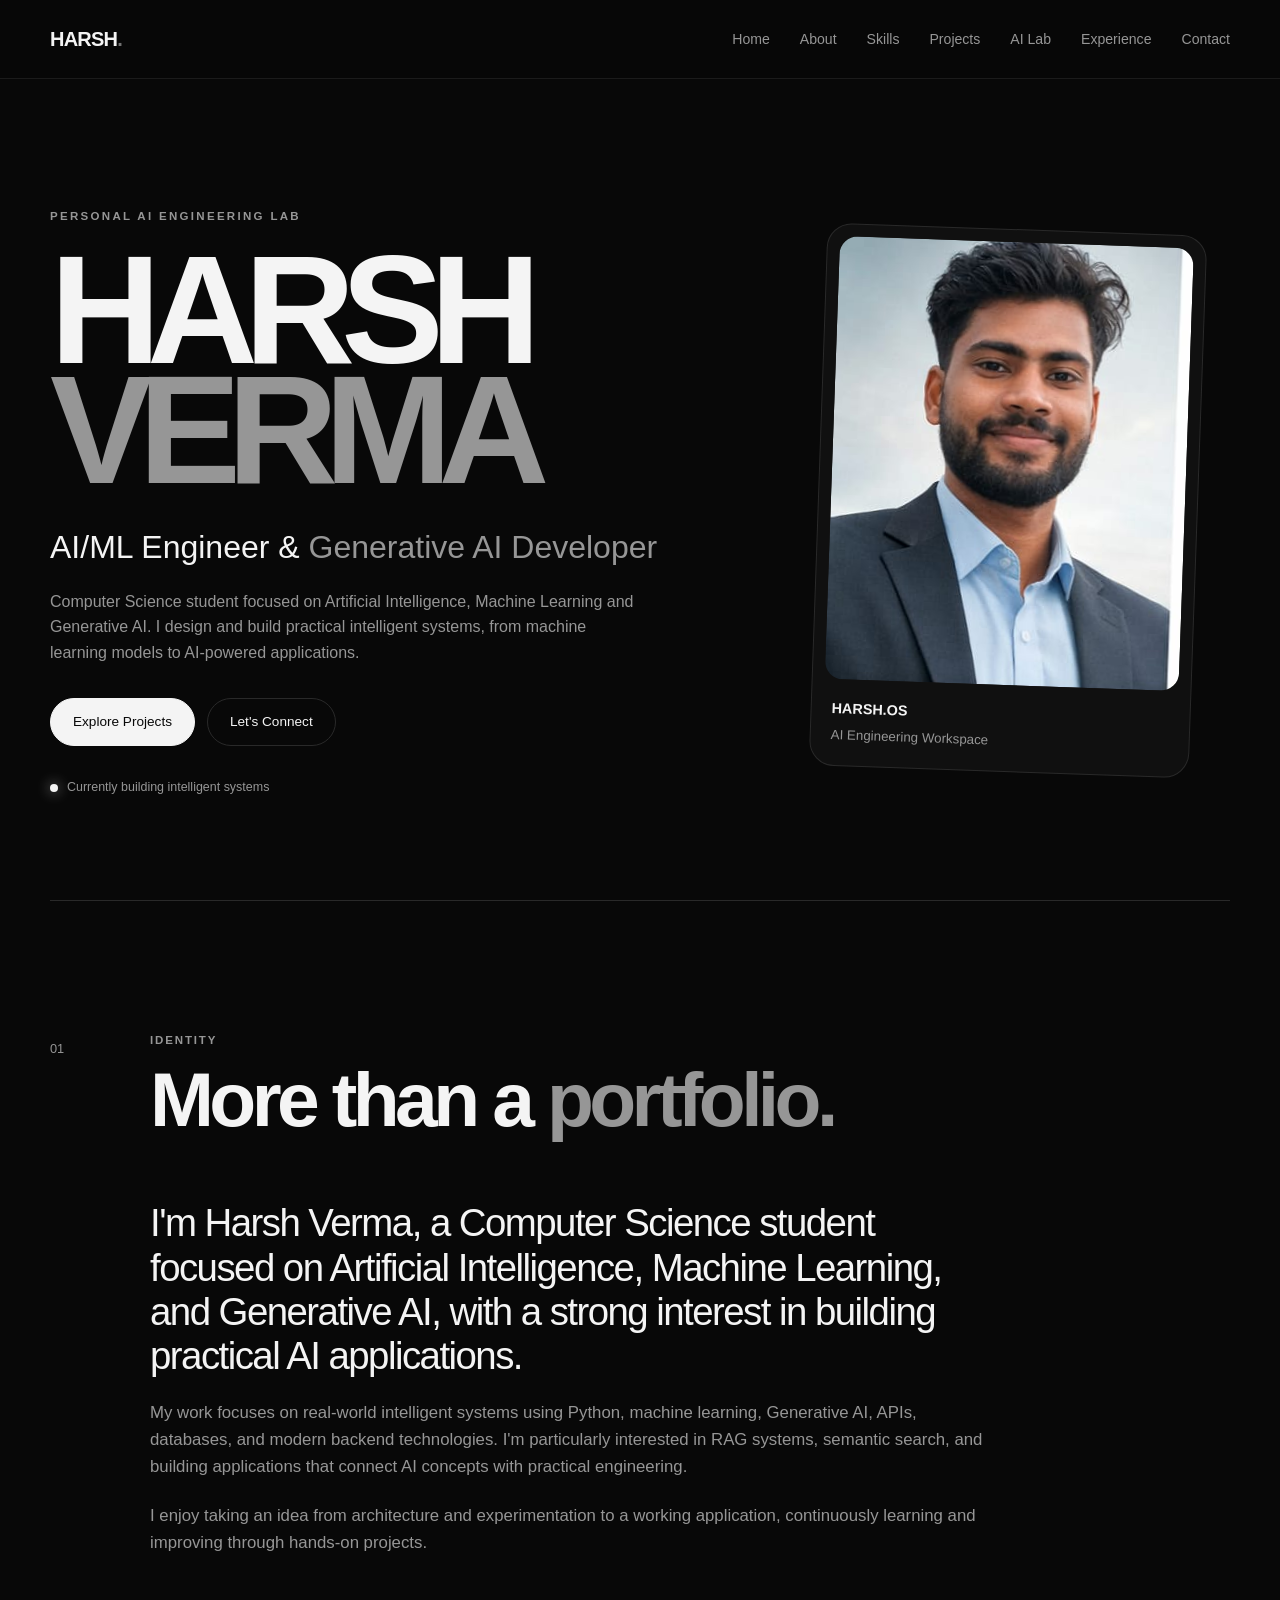
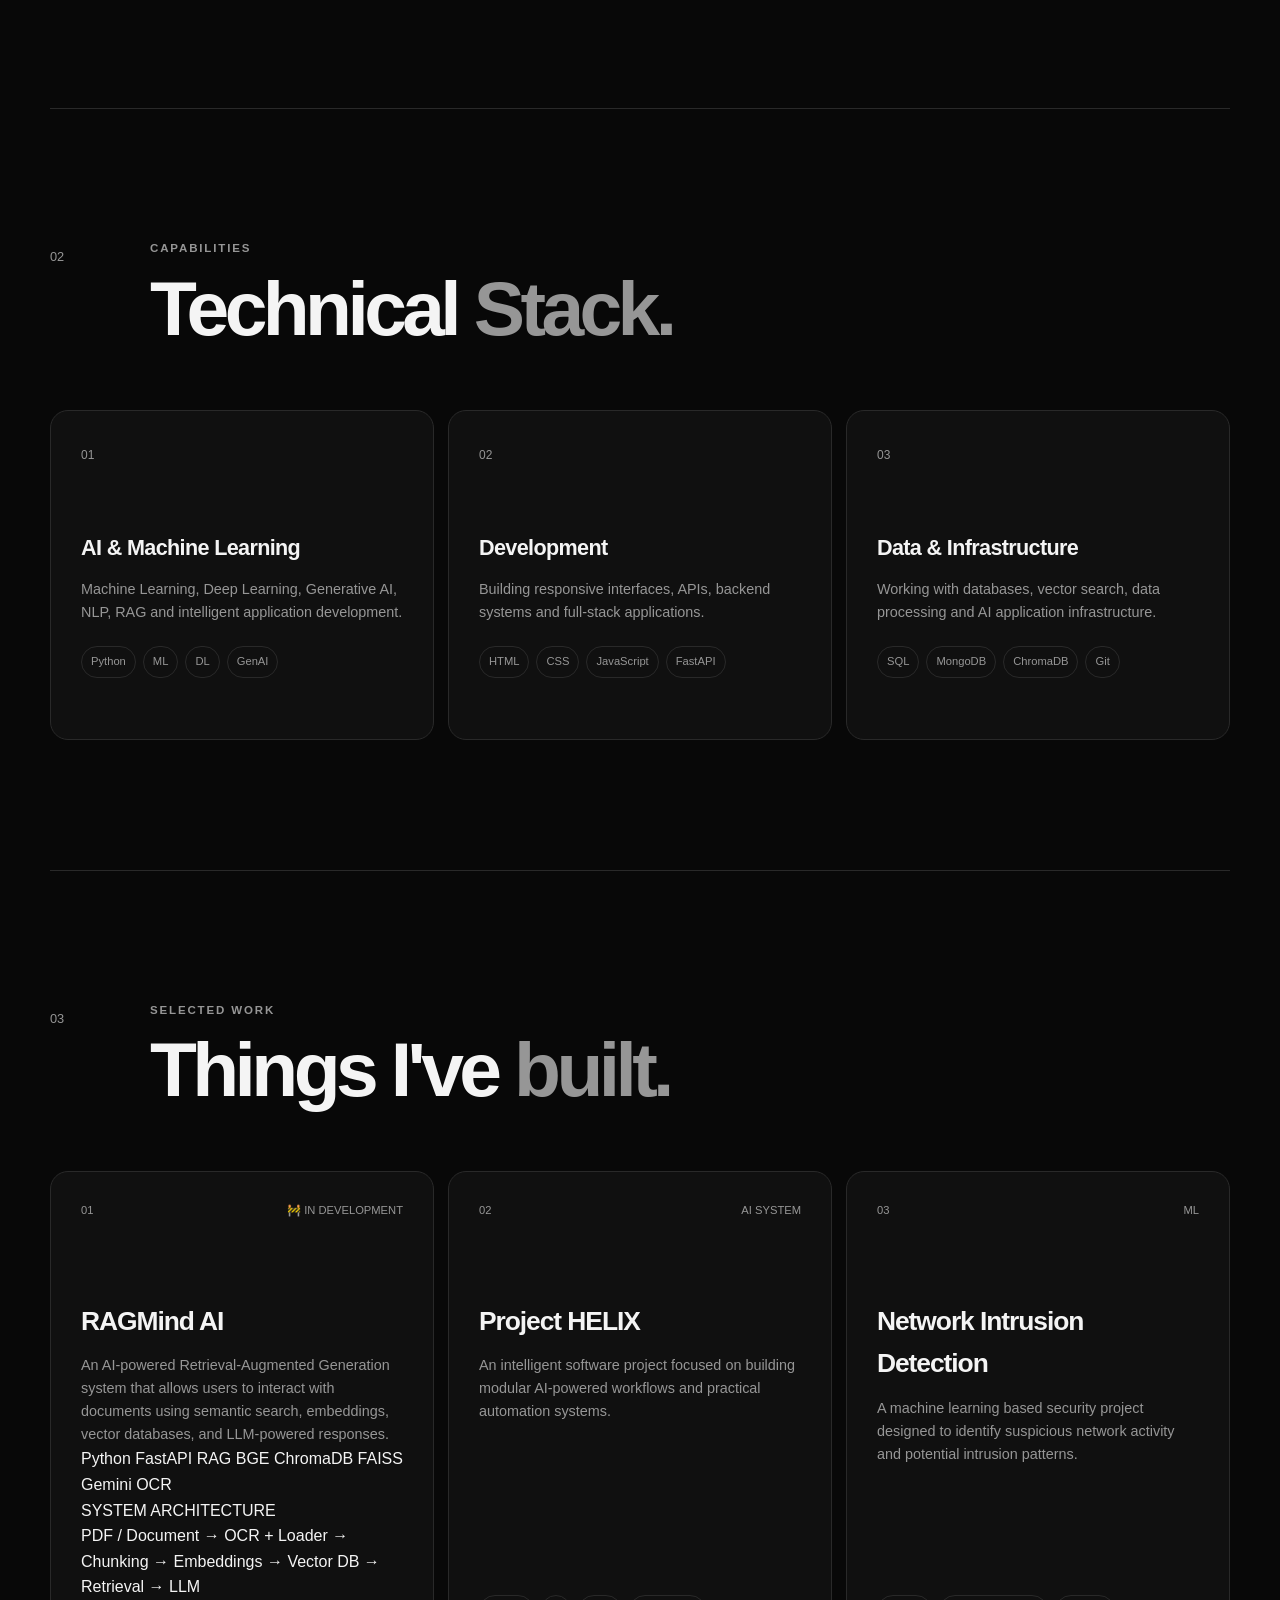
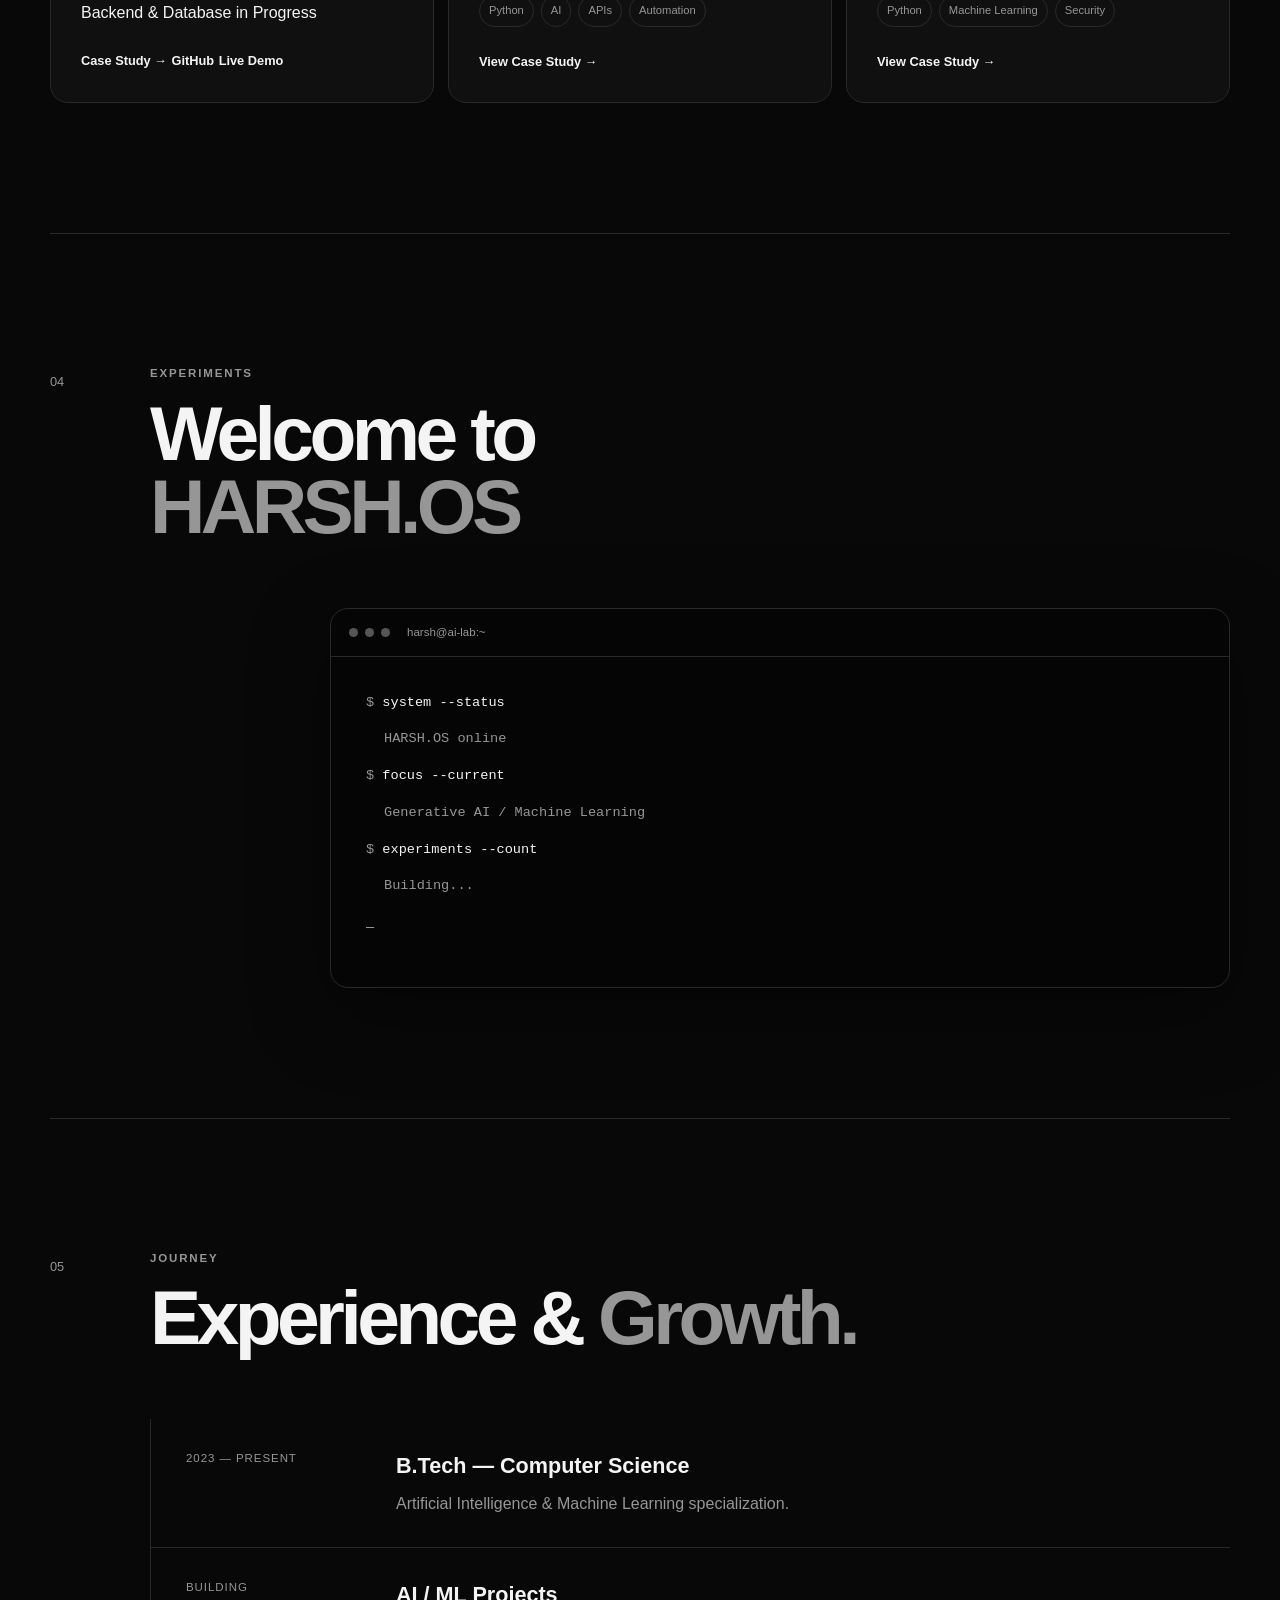
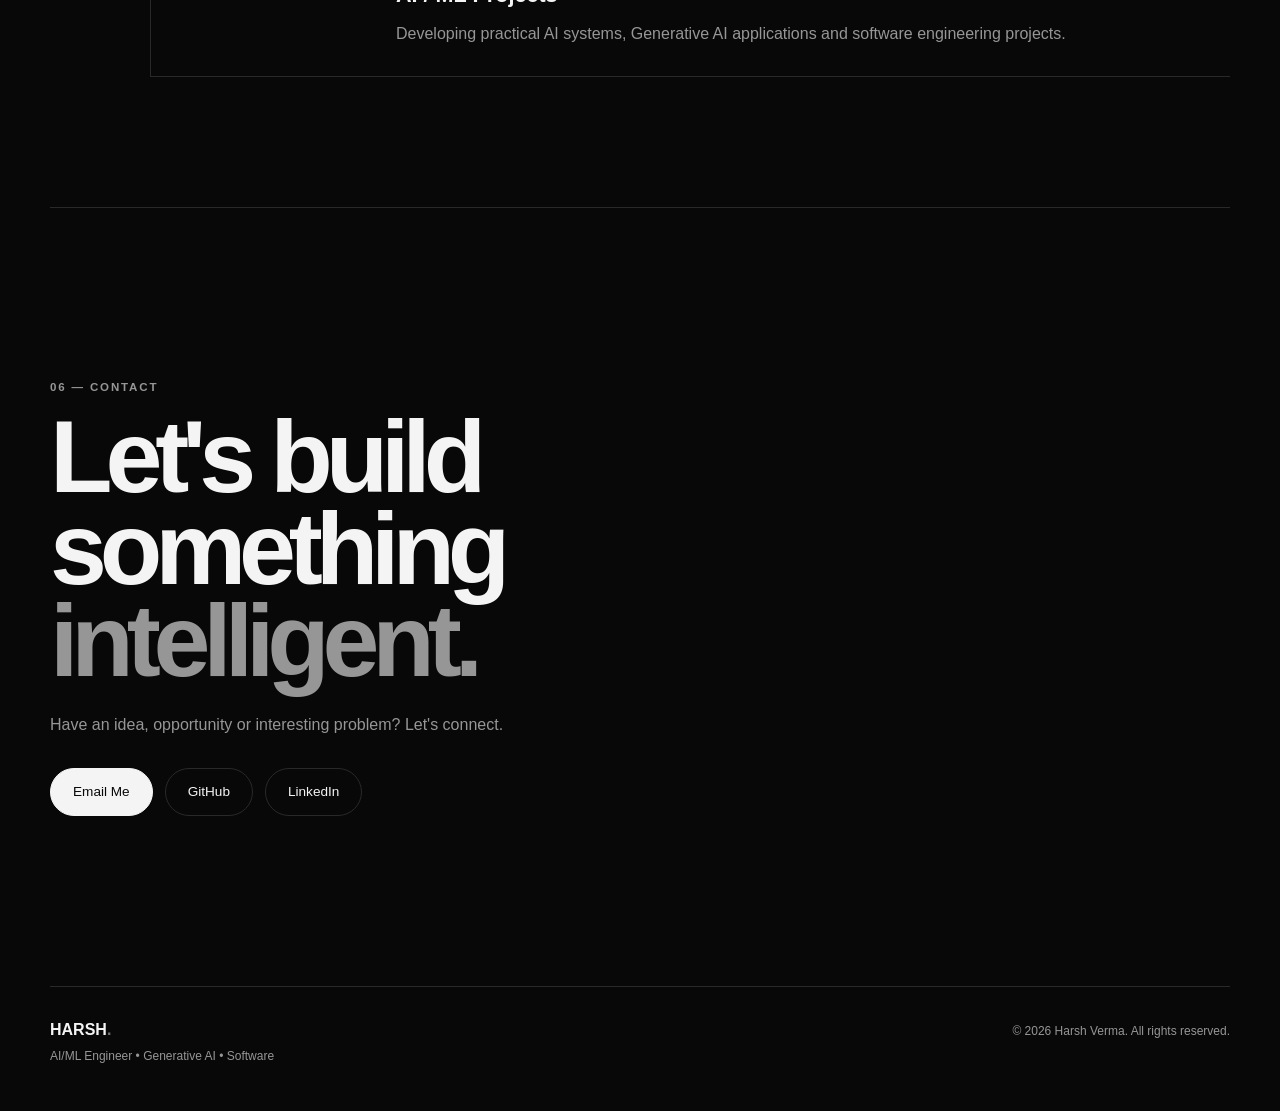
<file: index.html>
<!DOCTYPE html>
<html lang="en">

<head>
    <meta charset="UTF-8">
    <meta name="google-site-verification" content="KzKReEHYGJlzhp_-ORJ8Y1X1D4w4XyR40djyU3JhPGs" />
    <meta name="viewport" content="width=device-width, initial-scale=1.0">

    <!-- Primary SEO -->
    <title>Harsh Verma | AI/ML Engineer & Generative AI Developer</title>

    <meta name="description"
        content="Harsh Verma is an AI/ML Engineer and Generative AI Developer building intelligent systems, RAG applications, and practical machine learning projects.">

    <meta name="author" content="Harsh Verma">

    <meta name="robots" content="index, follow">
    <meta name="googlebot" content="index, follow">

    <!-- Canonical URL -->
    <link rel="canonical" href="https://harshverma3105006-ux.github.io/">

    <!-- Theme -->
    <meta name="theme-color" content="#0a0a0a">

    <!-- Open Graph -->
    <meta property="og:type" content="website">
    <meta property="og:title" content="Harsh Verma | AI/ML Engineer & Generative AI Developer">
    <meta property="og:description"
        content="Harsh Verma is an AI/ML Engineer and Generative AI Developer building intelligent systems, RAG applications, and practical machine learning projects.">
    <meta property="og:url" content="https://harshverma3105006-ux.github.io/">
    <meta property="og:site_name" content="Harsh Verma">
    <meta property="og:image" content="https://harshverma3105006-ux.github.io/profile.jpg.jpeg">
    <meta property="og:image:alt" content="Harsh Verma - AI/ML Engineer">

    <!-- Twitter / X -->
    <meta name="twitter:card" content="summary_large_image">
    <meta name="twitter:title" content="Harsh Verma | AI/ML Engineer & Generative AI Developer">
    <meta name="twitter:description"
        content="Harsh Verma is an AI/ML Engineer and Generative AI Developer building intelligent systems, RAG applications, and practical machine learning projects.">
    <meta name="twitter:image" content="https://harshverma3105006-ux.github.io/profile.jpg.jpeg">

    <!-- Favicon -->
    <link rel="icon" type="image/jpeg" href="profile.jpg.jpeg">

    <!-- Main stylesheet -->
    <link rel="stylesheet" href="css/style.css">

    <!-- Person Structured Data -->
    <script type="application/ld+json">
    {
        "@context": "https://schema.org",
        "@type": "Person",
        "@id": "https://harshverma3105006-ux.github.io/#person",
        "name": "Harsh Verma",
        "givenName": "Harsh",
        "familyName": "Verma",
        "url": "https://harshverma3105006-ux.github.io/",
        "mainEntityOfPage": {
            "@id": "https://harshverma3105006-ux.github.io/#webpage"
        },
        "jobTitle": "AI/ML Engineer & Generative AI Developer",
        "description": "AI/ML Engineer and Generative AI Developer building intelligent systems, RAG applications, and machine learning solutions.",
        "image": "https://harshverma3105006-ux.github.io/profile.jpg.jpeg",
        "sameAs": [
            "https://github.com/harshverma3105006-ux",
            "https://www.linkedin.com/in/harsh-verma-4930ab330/"
        ],
        "knowsAbout": [
            "Artificial Intelligence",
            "Machine Learning",
            "Generative AI",
            "Retrieval-Augmented Generation",
            "RAG",
            "Deep Learning",
            "NLP",
            "Python",
            "FastAPI",
            "SQL",
            "MongoDB",
            "ChromaDB",
            "FAISS"
        ]
    }
    </script>

    <!-- Website Structured Data -->
    <script type="application/ld+json">
    {
        "@context": "https://schema.org",
        "@type": "WebSite",
        "@id": "https://harshverma3105006-ux.github.io/#website",
        "name": "Harsh Verma",
        "url": "https://harshverma3105006-ux.github.io/",
        "description": "Official portfolio of Harsh Verma, AI/ML Engineer and Generative AI Developer.",
        "author": {
            "@id": "https://harshverma3105006-ux.github.io/#person"
        },
        "publisher": {
            "@id": "https://harshverma3105006-ux.github.io/#person"
        }
    }
    </script>

    <!-- WebPage Structured Data -->
    <script type="application/ld+json">
    {
        "@context": "https://schema.org",
        "@type": "WebPage",
        "@id": "https://harshverma3105006-ux.github.io/#webpage",
        "url": "https://harshverma3105006-ux.github.io/",
        "name": "Harsh Verma | AI/ML Engineer & Generative AI Developer",
        "description": "Harsh Verma is an AI/ML Engineer and Generative AI Developer building intelligent systems, RAG applications, and practical machine learning projects.",
        "author": {
            "@id": "https://harshverma3105006-ux.github.io/#person"
        },
        "isPartOf": {
            "@id": "https://harshverma3105006-ux.github.io/#website"
        },
        "primaryImageOfPage": "https://harshverma3105006-ux.github.io/profile.jpg.jpeg"
    }
    </script>

</head>

<body>

    <!-- ================= NAVIGATION ================= -->

    <header class="site-header">

        <nav class="navbar">

            <a href="#home" class="logo">
                HARSH<span>.</span>
            </a>

            <button class="menu-toggle" id="menuToggle" aria-label="Open navigation menu">
                ☰
            </button>

            <div class="nav-links" id="navLinks">
                <a href="#home">Home</a>
                <a href="#about">About</a>
                <a href="#skills">Skills</a>
                <a href="#projects">Projects</a>
                <a href="#lab">AI Lab</a>
                <a href="#experience">Experience</a>
                <a href="#contact">Contact</a>
            </div>

        </nav>

    </header>


    <!-- ================= MAIN ================= -->

    <main>

        <!-- ================= HERO ================= -->

        <section id="home" class="hero">

            <div class="hero-content">

                <p class="eyebrow">
                    PERSONAL AI ENGINEERING LAB
                </p>

                <h1>
                    HARSH
                    <span>VERMA</span>
                </h1>

                <h2>
                    AI/ML Engineer &amp;
                    <span>Generative AI Developer</span>
                </h2>

                <p class="hero-description">
                    Computer Science student focused on Artificial Intelligence,
                    Machine Learning and Generative AI. I design and build
                    practical intelligent systems, from machine learning models
                    to AI-powered applications.
                </p>

                <div class="hero-actions">

                    <a href="#projects" class="btn btn-primary">
                        Explore Projects
                    </a>

                    <a href="#contact" class="btn btn-secondary">
                        Let's Connect
                    </a>

                </div>

                <div class="hero-status">
                    <span class="status-dot"></span>

                    <span>
                        Currently building intelligent systems
                    </span>
                </div>

            </div>


            <div class="hero-visual">

                <div class="profile-card">

                    <div class="profile-image-wrapper">

                        <img src="profile.jpg.jpeg" alt="Harsh Verma — AI/ML Engineer" class="profile-image">

                    </div>

                    <div class="profile-info">

                        <span>HARSH.OS</span>

                        <small>
                            AI Engineering Workspace
                        </small>

                    </div>

                </div>

            </div>

        </section>


        <!-- ================= ABOUT ================= -->

        <section id="about" class="section about-section">

            <div class="section-heading">

                <span>01</span>

                <div>
                    <p class="section-label">IDENTITY</p>

                    <h2>
                        More than a
                        <span>portfolio.</span>
                    </h2>
                </div>

            </div>

            <div class="about-content">

                <p class="about-lead">
                    I'm Harsh Verma, a Computer Science student focused on Artificial Intelligence, Machine Learning,
                    and Generative AI, with a strong interest in building practical AI applications.
                </p>

                <p>
                    My work focuses on real-world intelligent systems using Python, machine learning, Generative AI,
                    APIs, databases, and modern backend technologies. I'm particularly interested in RAG systems,
                    semantic search, and building applications that connect AI concepts with practical engineering.
                </p>

                <p>
                    I enjoy taking an idea from architecture and experimentation to a working application, continuously
                    learning and improving through hands-on projects.
                </p>

            </div>

        </section>


        <!-- ================= SKILLS ================= -->

        <section id="skills" class="section skills-section">

            <div class="section-heading">

                <span>02</span>

                <div>
                    <p class="section-label">CAPABILITIES</p>

                    <h2>
                        Technical
                        <span>Stack.</span>
                    </h2>
                </div>

            </div>


            <div class="skills-grid">

                <article class="skill-card">

                    <span class="skill-number">01</span>

                    <h3>AI &amp; Machine Learning</h3>

                    <p>
                        Machine Learning, Deep Learning,
                        Generative AI, NLP, RAG and intelligent
                        application development.
                    </p>

                    <div class="skill-tags">
                        <span>Python</span>
                        <span>ML</span>
                        <span>DL</span>
                        <span>GenAI</span>
                    </div>

                </article>


                <article class="skill-card">

                    <span class="skill-number">02</span>

                    <h3>Development</h3>

                    <p>
                        Building responsive interfaces,
                        APIs, backend systems and full-stack
                        applications.
                    </p>

                    <div class="skill-tags">
                        <span>HTML</span>
                        <span>CSS</span>
                        <span>JavaScript</span>
                        <span>FastAPI</span>
                    </div>

                </article>


                <article class="skill-card">

                    <span class="skill-number">03</span>

                    <h3>Data &amp; Infrastructure</h3>

                    <p>
                        Working with databases, vector search,
                        data processing and AI application
                        infrastructure.
                    </p>

                    <div class="skill-tags">
                        <span>SQL</span>
                        <span>MongoDB</span>
                        <span>ChromaDB</span>
                        <span>Git</span>
                    </div>

                </article>

            </div>

        </section>


        <!-- ================= PROJECTS ================= -->

        <section id="projects" class="section projects-section">

            <div class="section-heading">

                <span>03</span>

                <div>
                    <p class="section-label">SELECTED WORK</p>

                    <h2>
                        Things I've
                        <span>built.</span>
                    </h2>
                </div>

            </div>


            <div class="projects-grid">

                <!-- RAGMind AI -->

                <article class="project-card">

                    <div class="project-top">

                        <span class="project-number">01</span>

                        <span class="project-status">
                            🚧 IN DEVELOPMENT
                        </span>

                    </div>

                    <h3>RAGMind AI</h3>

                    <p class="project-description">
                        An AI-powered Retrieval-Augmented Generation system
                        that allows users to interact with documents using
                        semantic search, embeddings, vector databases,
                        and LLM-powered responses.
                    </p>

                    <div class="project-stack">
                        <span>Python</span>
                        <span>FastAPI</span>
                        <span>RAG</span>
                        <span>BGE</span>
                        <span>ChromaDB</span>
                        <span>FAISS</span>
                        <span>Gemini</span>
                        <span>OCR</span>
                    </div>

                    <div class="project-architecture">

                        <div class="architecture-label">
                            SYSTEM ARCHITECTURE
                        </div>

                        <div class="architecture-flow">
                            <span>PDF / Document</span>
                            <span>→</span>
                            <span>OCR + Loader</span>
                            <span>→</span>
                            <span>Chunking</span>
                            <span>→</span>
                            <span>Embeddings</span>
                            <span>→</span>
                            <span>Vector DB</span>
                            <span>→</span>
                            <span>Retrieval</span>
                            <span>→</span>
                            <span>LLM</span>
                        </div>

                    </div>

                    <div class="project-footer">

                        <span class="project-status-text">
                            Backend &amp; Database in Progress
                        </span>

                        <div class="project-links">

                            <a href="https://harshverma3105006-ux.github.io/blog/ragmind-ai-first-rag-application.html"
                                class="project-link" aria-label="Read the RAGMind AI case study">
                                Case Study →
                            </a>
                            <span class="project-link disabled" aria-label="GitHub link not available">
                                GitHub
                            </span>

                            <span class="project-link disabled" aria-label="Live demo not available">
                                Live Demo
                            </span>

                        </div>

                    </div>

                </article>


                <!-- Project HELIX -->

                <article class="project-card">

                    <div class="project-top">

                        <span>02</span>

                        <span>AI SYSTEM</span>

                    </div>

                    <h3>Project HELIX</h3>

                    <p>
                        An intelligent software project focused on
                        building modular AI-powered workflows and
                        practical automation systems.
                    </p>

                    <div class="project-tech">
                        <span>Python</span>
                        <span>AI</span>
                        <span>APIs</span>
                        <span>Automation</span>
                    </div>

                    <span class="project-link" aria-label="Case study not available">
                        View Case Study →
                    </span>

                </article>


                <!-- Network Intrusion Detection -->

                <article class="project-card">

                    <div class="project-top">

                        <span>03</span>

                        <span>ML</span>

                    </div>

                    <h3>Network Intrusion Detection</h3>

                    <p>
                        A machine learning based security project
                        designed to identify suspicious network
                        activity and potential intrusion patterns.
                    </p>

                    <div class="project-tech">
                        <span>Python</span>
                        <span>Machine Learning</span>
                        <span>Security</span>
                    </div>

                    <span class="project-link" aria-label="Case study not available">
                        View Case Study →
                    </span>

                </article>

            </div>

        </section>


        <!-- ================= AI LAB ================= -->

        <section id="lab" class="section lab-section">

            <div class="section-heading">

                <span>04</span>

                <div>
                    <p class="section-label">EXPERIMENTS</p>

                    <h2>
                        Welcome to
                        <span>HARSH.OS</span>
                    </h2>
                </div>

            </div>

            <div class="lab-container">

                <div class="terminal">

                    <div class="terminal-header">

                        <span></span>
                        <span></span>
                        <span></span>

                        <p>harsh@ai-lab:~</p>

                    </div>

                    <div class="terminal-body">

                        <p>
                            <span>$</span> system --status
                        </p>

                        <p class="terminal-output">
                            HARSH.OS online
                        </p>

                        <p>
                            <span>$</span> focus --current
                        </p>

                        <p class="terminal-output">
                            Generative AI / Machine Learning
                        </p>

                        <p>
                            <span>$</span> experiments --count
                        </p>

                        <p class="terminal-output">
                            Building...
                        </p>

                        <p class="terminal-cursor">
                            _
                        </p>

                    </div>

                </div>

            </div>

        </section>


        <!-- ================= EXPERIENCE ================= -->

        <section id="experience" class="section experience-section">

            <div class="section-heading">

                <span>05</span>

                <div>
                    <p class="section-label">JOURNEY</p>

                    <h2>
                        Experience &amp;
                        <span>Growth.</span>
                    </h2>
                </div>

            </div>


            <div class="timeline">

                <div class="timeline-item">

                    <span class="timeline-date">
                        2023 — PRESENT
                    </span>

                    <div>

                        <h3>
                            B.Tech — Computer Science
                        </h3>

                        <p>
                            Artificial Intelligence &amp;
                            Machine Learning specialization.
                        </p>

                    </div>

                </div>


                <div class="timeline-item">

                    <span class="timeline-date">
                        BUILDING
                    </span>

                    <div>

                        <h3>
                            AI / ML Projects
                        </h3>

                        <p>
                            Developing practical AI systems,
                            Generative AI applications and
                            software engineering projects.
                        </p>

                    </div>

                </div>

            </div>

        </section>


        <!-- ================= CONTACT ================= -->

        <section id="contact" class="section contact-section">

            <div class="contact-content">

                <p class="section-label">
                    06 — CONTACT
                </p>

                <h2>
                    Let's build something
                    <span>intelligent.</span>
                </h2>

                <p>
                    Have an idea, opportunity or interesting
                    problem? Let's connect.
                </p>

                <div class="contact-actions">

                    <a href="mailto:harsh2304311530017@gmail.com" class="btn btn-primary">
                        Email Me
                    </a>

                    <a href="https://github.com/harshverma3105006-ux" target="_blank" rel="noopener noreferrer"
                        class="btn btn-secondary">
                        GitHub
                    </a>

                    <a href="https://www.linkedin.com/in/harsh-verma-4930ab330/" target="_blank"
                        rel="noopener noreferrer" class="btn btn-secondary">
                        LinkedIn
                    </a>

                </div>

            </div>

        </section>

    </main>


    <!-- ================= FOOTER ================= -->

    <footer class="site-footer">

        <div>

            <strong>
                HARSH<span>.</span>
            </strong>

            <p>
                AI/ML Engineer • Generative AI • Software
            </p>

        </div>

        <p>
            © <span id="currentYear"></span> Harsh Verma.
            All rights reserved.
        </p>

    </footer>


    <!-- ================= JAVASCRIPT ================= -->

    <script src="js/script.js"></script>

</body>

</html>
</file>
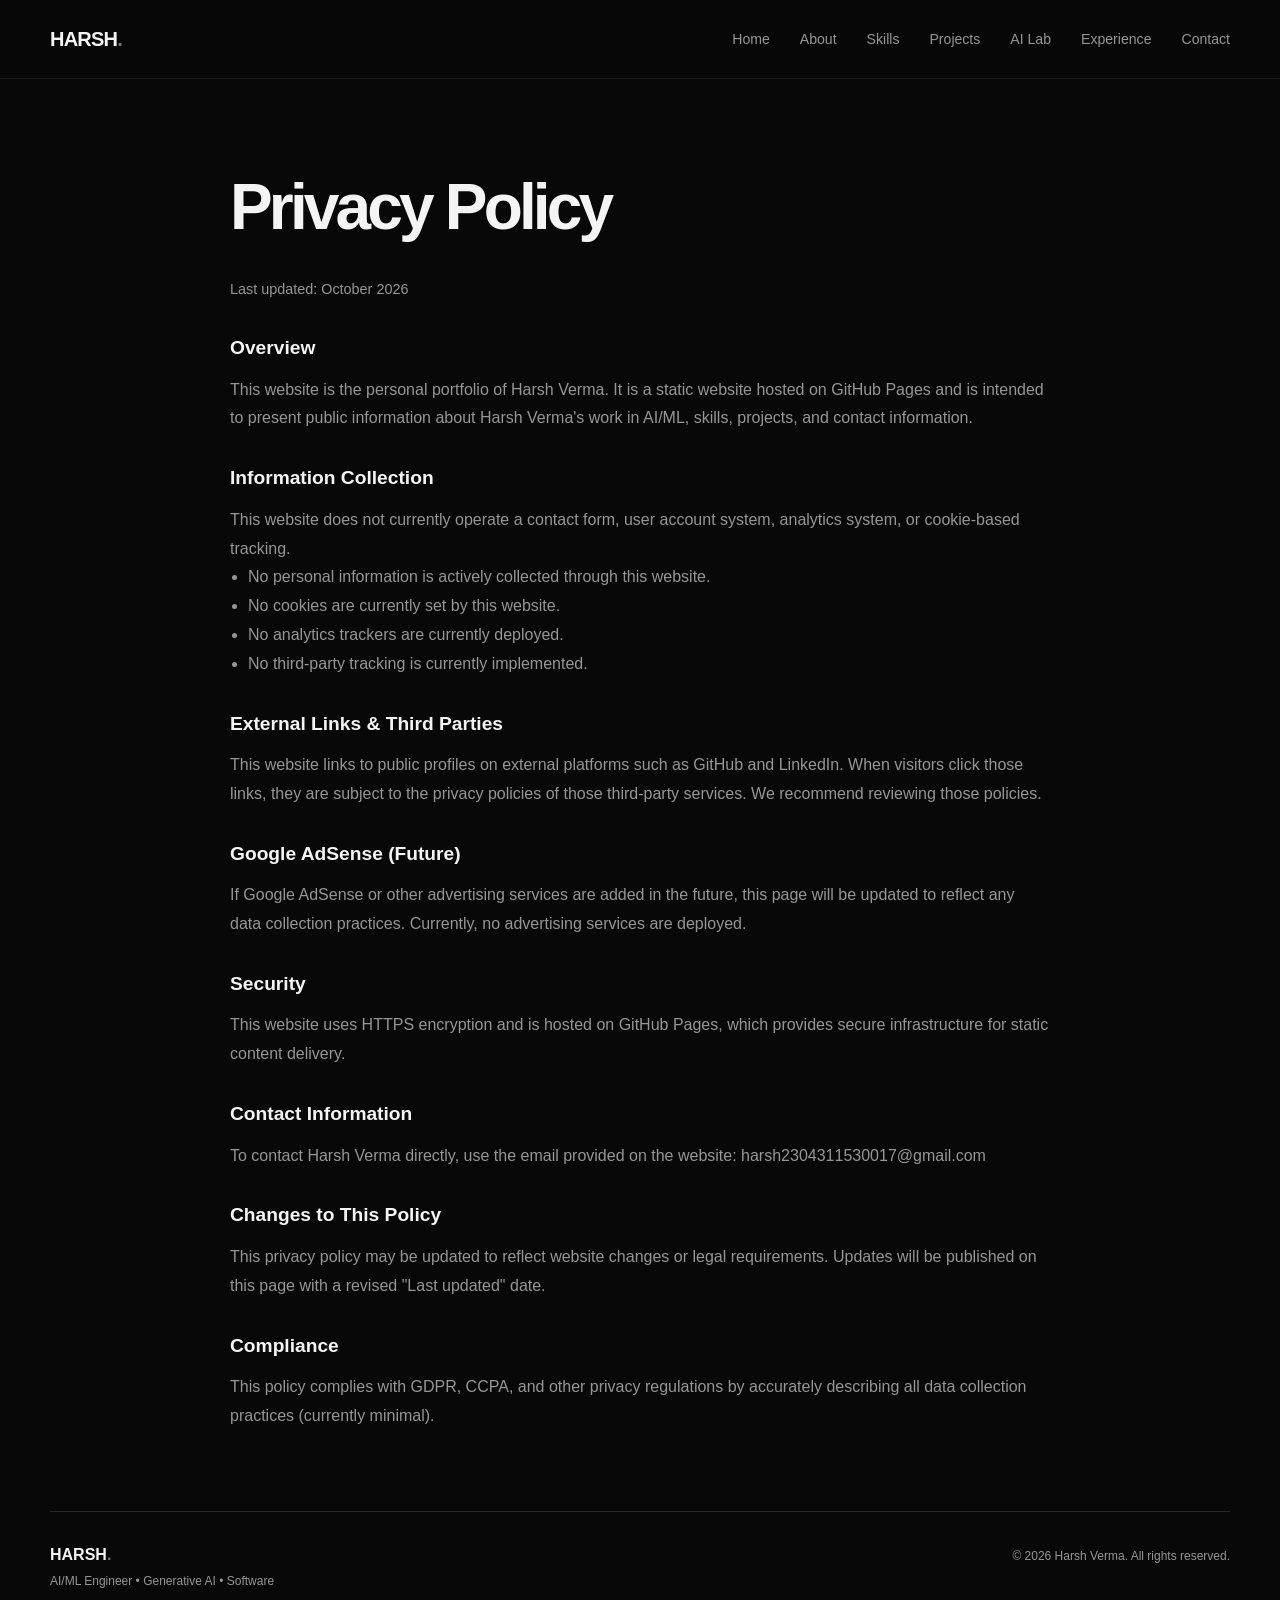
<file: privacy-policy.html>
<!DOCTYPE html>
<html lang="en">
<head>
    <meta charset="UTF-8">
    <meta name="viewport" content="width=device-width, initial-scale=1.0">
    <title>Privacy Policy — Harsh Verma</title>
    <meta name="description" content="Privacy policy for the Harsh Verma AI/ML portfolio website.">
    <meta name="author" content="Harsh Verma">
    <meta name="robots" content="index, follow">
    <link rel="canonical" href="https://harshverma3105006-ux.github.io/privacy-policy.html">
    <meta property="og:type" content="website">
    <meta property="og:title" content="Privacy Policy — Harsh Verma">
    <meta property="og:description" content="Privacy policy for the Harsh Verma AI/ML portfolio website.">
    <meta property="og:url" content="https://harshverma3105006-ux.github.io/privacy-policy.html">
    <meta property="og:site_name" content="Harsh Verma">
    <meta name="twitter:card" content="summary">
    <meta name="twitter:title" content="Privacy Policy — Harsh Verma">
    <meta name="twitter:description" content="Privacy policy for the Harsh Verma AI/ML portfolio website.">
    <link rel="stylesheet" href="css/style.css">
    <style>
        body { background: #080808; color: #f4f4f4; }
        .policy-wrap { max-width: 820px; margin: 0 auto; padding: 150px 0 80px; line-height: 1.8; }
        .policy-wrap h1 { font-size: clamp(2.2rem, 5vw, 4rem); letter-spacing: -0.06em; margin-bottom: 12px; color: #f4f4f4; }
        .policy-wrap h2 { font-size: 1.2rem; margin-top: 28px; margin-bottom: 10px; color: #f4f4f4; font-weight: 600; }
        .policy-wrap p, .policy-wrap li { color: #969696; }
        .policy-wrap ul { margin-left: 18px; }
        .muted { color: #969696; font-size: 0.9rem; }
    </style>
</head>
<body>
    <header class="site-header">
        <nav class="navbar">
            <a href="index.html#home" class="logo">HARSH<span>.</span></a>
            <button class="menu-toggle" id="menuToggle" aria-label="Open navigation menu">☰</button>
            <div class="nav-links" id="navLinks">
                <a href="index.html#home">Home</a>
                <a href="index.html#about">About</a>
                <a href="index.html#skills">Skills</a>
                <a href="index.html#projects">Projects</a>
                <a href="index.html#lab">AI Lab</a>
                <a href="index.html#experience">Experience</a>
                <a href="index.html#contact">Contact</a>
            </div>
        </nav>
    </header>

    <main>
        <section class="policy-wrap">
            <h1>Privacy Policy</h1>
            <p class="muted">Last updated: October 2026</p>

            <h2>Overview</h2>
            <p>This website is the personal portfolio of Harsh Verma. It is a static website hosted on GitHub Pages and is intended to present public information about Harsh Verma's work in AI/ML, skills, projects, and contact information.</p>

            <h2>Information Collection</h2>
            <p>This website does not currently operate a contact form, user account system, analytics system, or cookie-based tracking.</p>
            <ul>
                <li>No personal information is actively collected through this website.</li>
                <li>No cookies are currently set by this website.</li>
                <li>No analytics trackers are currently deployed.</li>
                <li>No third-party tracking is currently implemented.</li>
            </ul>

            <h2>External Links &amp; Third Parties</h2>
            <p>This website links to public profiles on external platforms such as GitHub and LinkedIn. When visitors click those links, they are subject to the privacy policies of those third-party services. We recommend reviewing those policies.</p>

            <h2>Google AdSense (Future)</h2>
            <p>If Google AdSense or other advertising services are added in the future, this page will be updated to reflect any data collection practices. Currently, no advertising services are deployed.</p>

            <h2>Security</h2>
            <p>This website uses HTTPS encryption and is hosted on GitHub Pages, which provides secure infrastructure for static content delivery.</p>

            <h2>Contact Information</h2>
            <p>To contact Harsh Verma directly, use the email provided on the website: harsh2304311530017@gmail.com</p>

            <h2>Changes to This Policy</h2>
            <p>This privacy policy may be updated to reflect website changes or legal requirements. Updates will be published on this page with a revised "Last updated" date.</p>

            <h2>Compliance</h2>
            <p>This policy complies with GDPR, CCPA, and other privacy regulations by accurately describing all data collection practices (currently minimal).</p>
        </section>
    </main>

    <footer class="site-footer">
        <div>
            <strong>HARSH<span>.</span></strong>
            <p>AI/ML Engineer • Generative AI • Software</p>
        </div>
        <p>© <span id="currentYear"></span> Harsh Verma. All rights reserved.</p>
    </footer>

    <script src="js/script.js"></script>
</body>
</html>
</file>
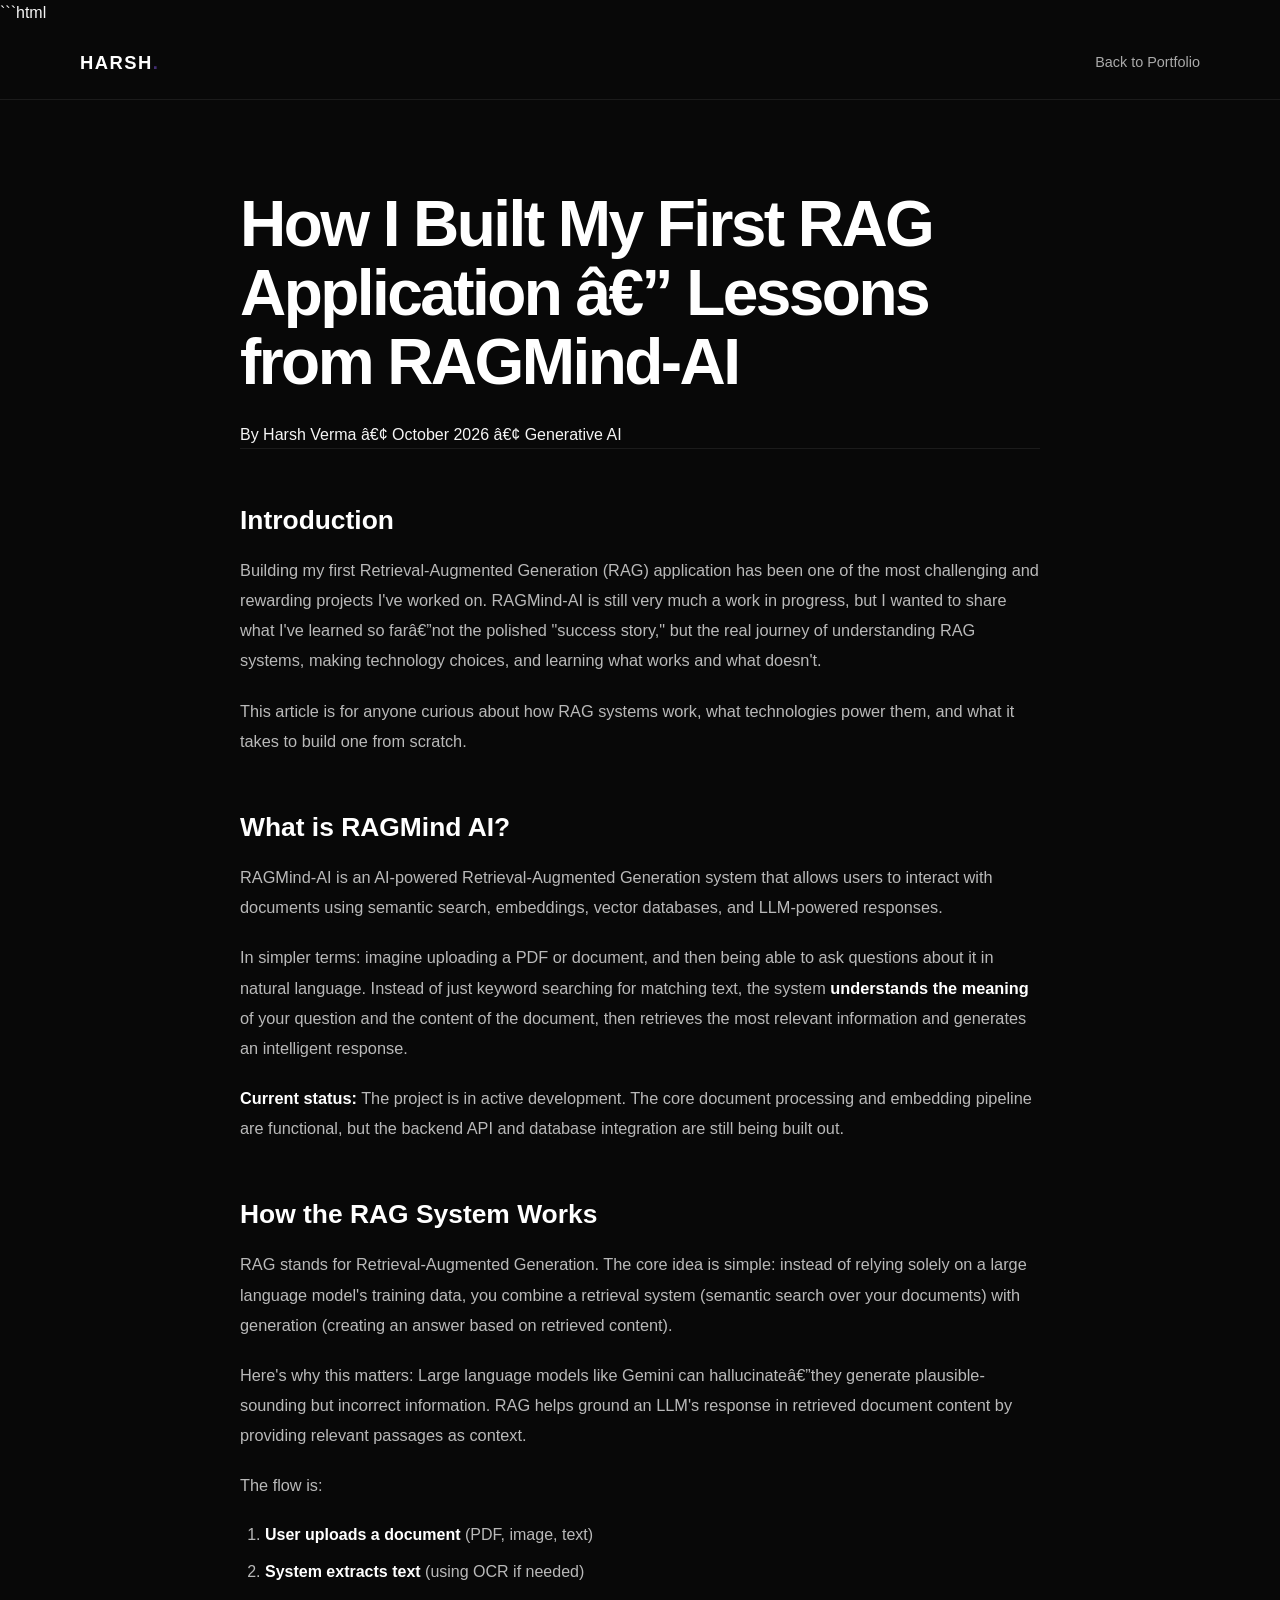
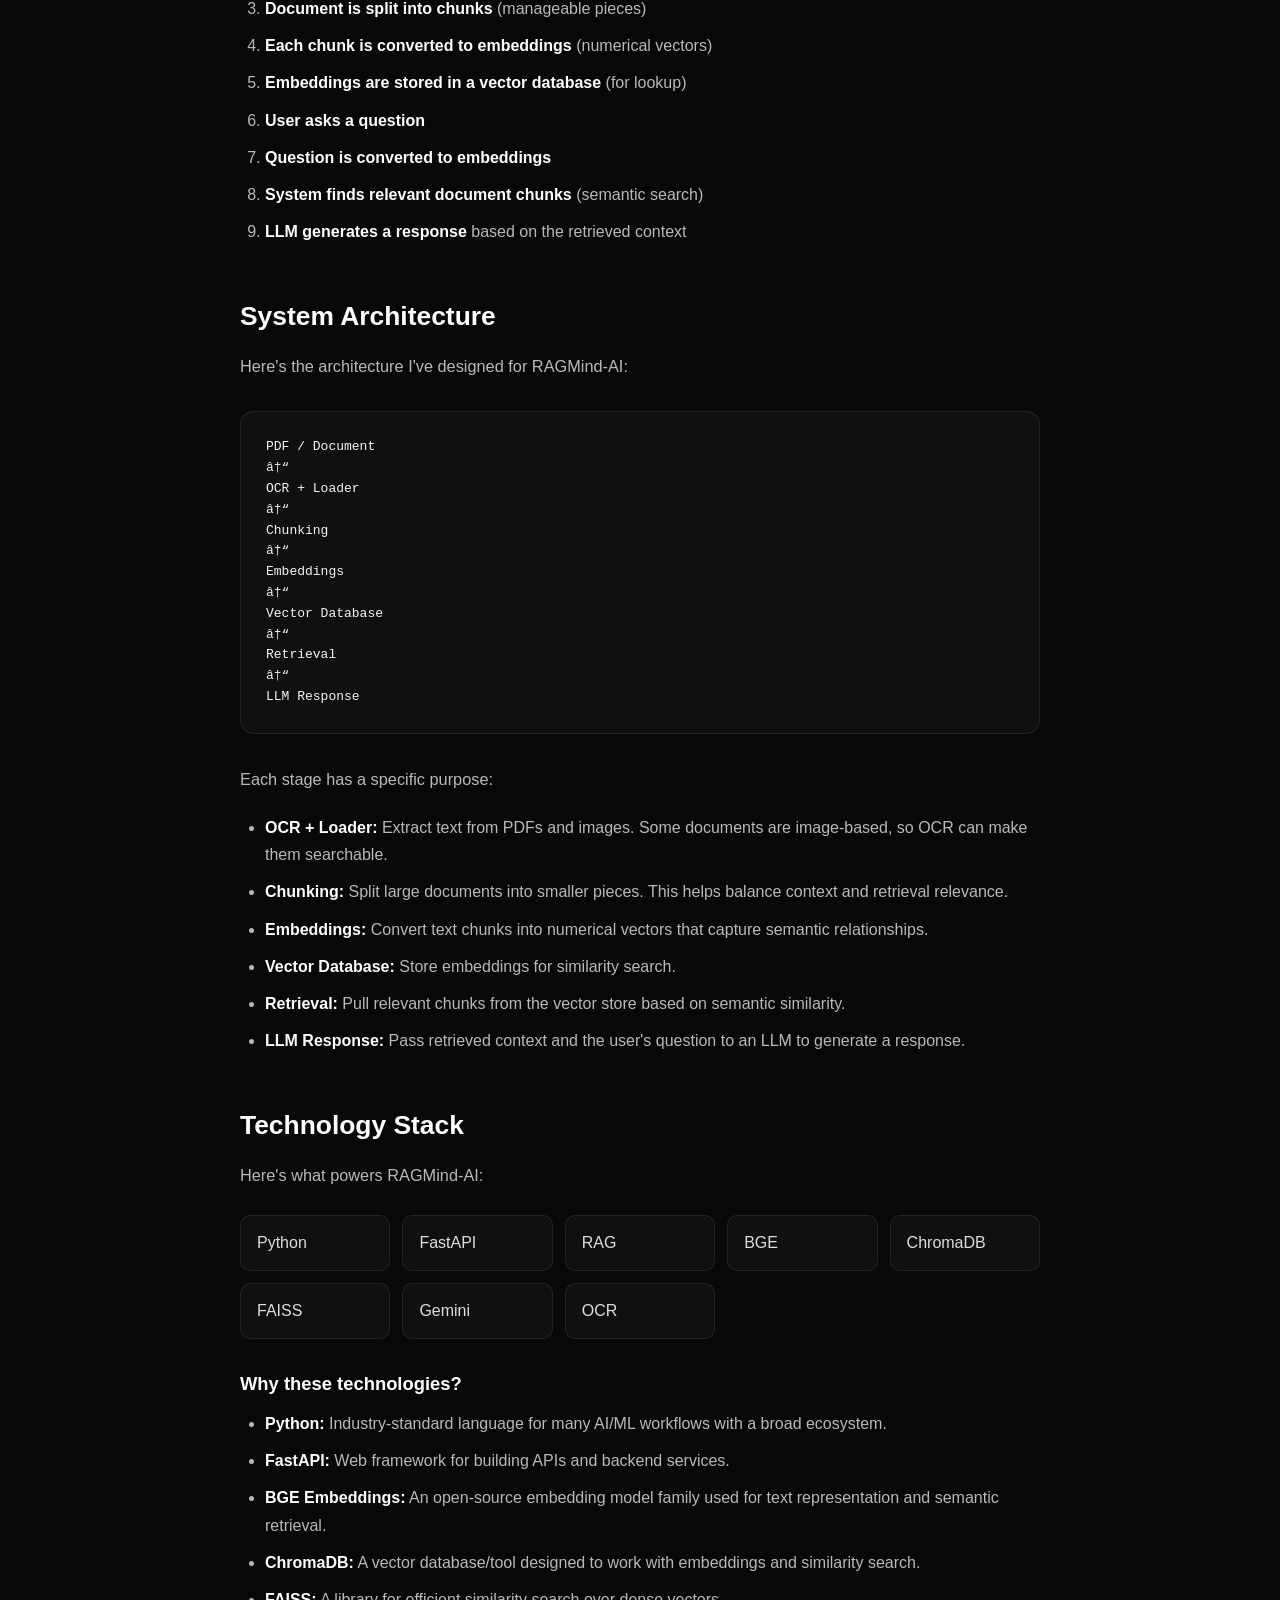
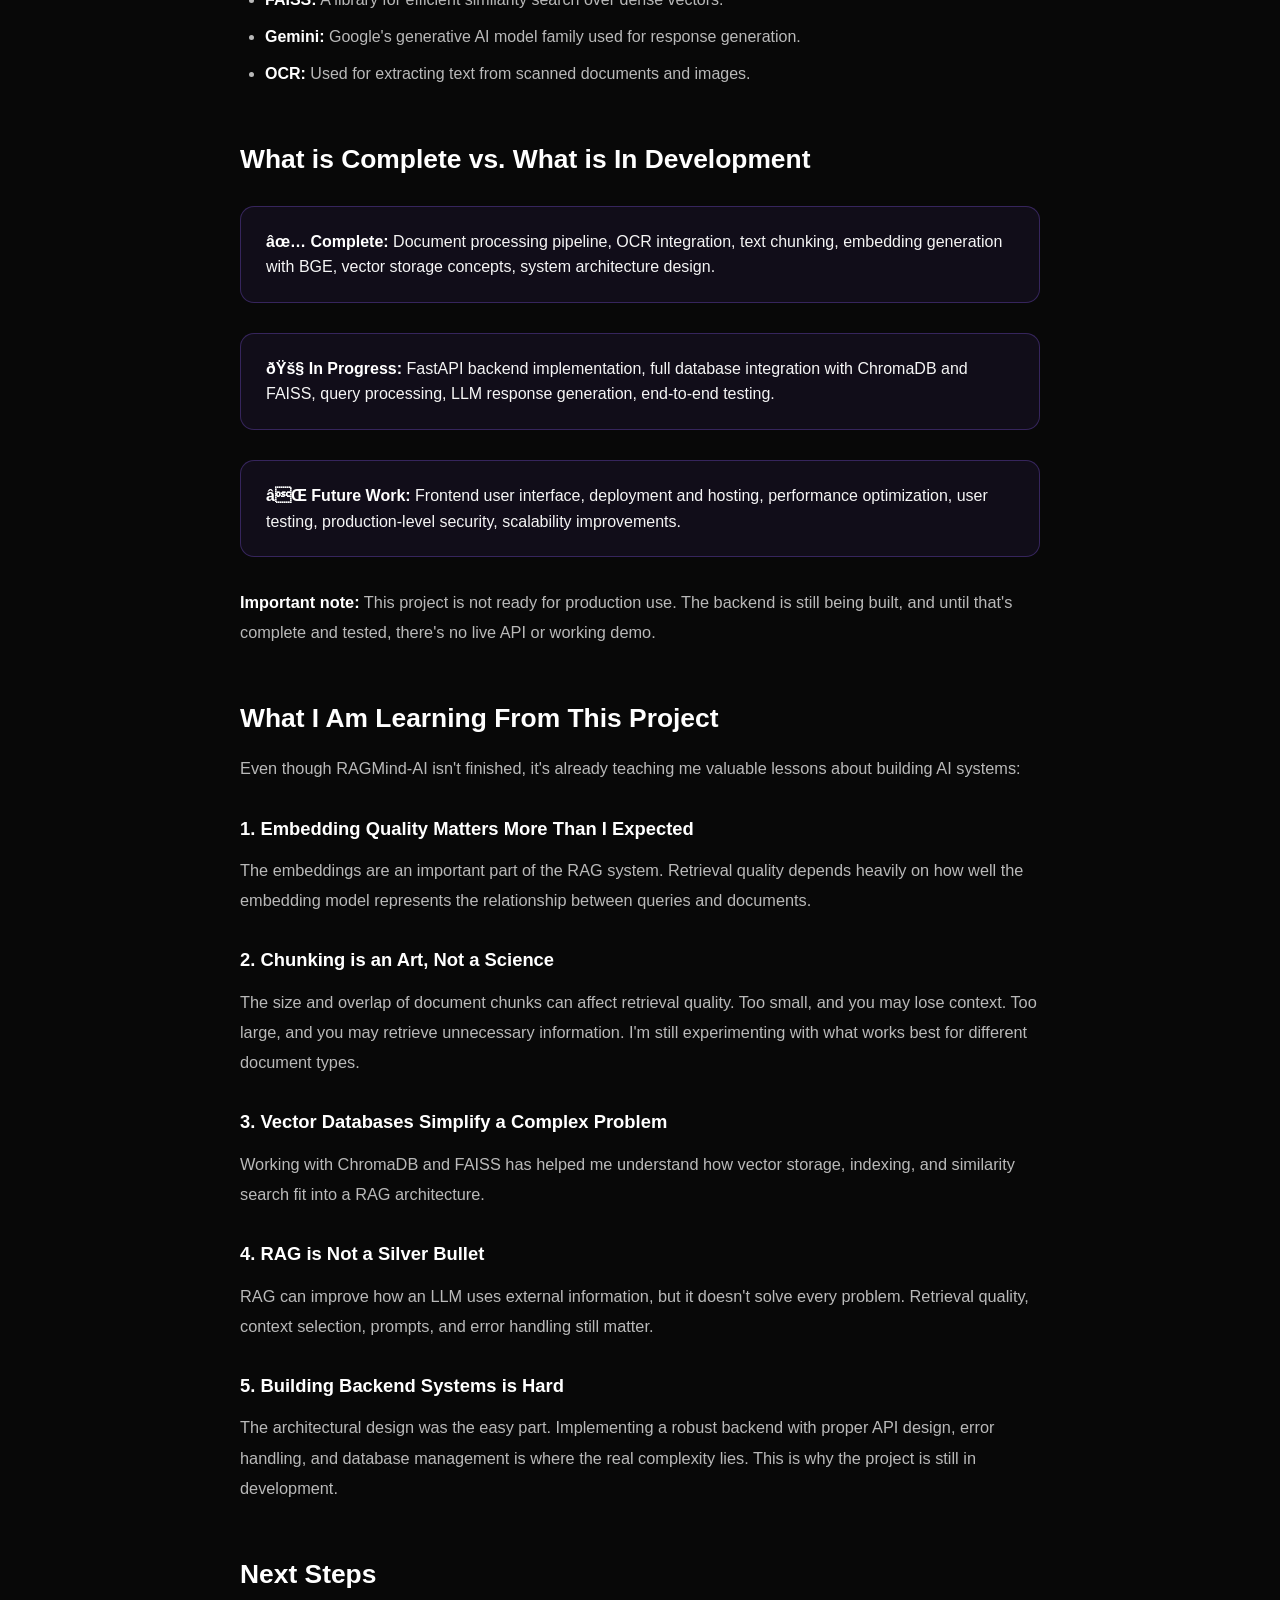
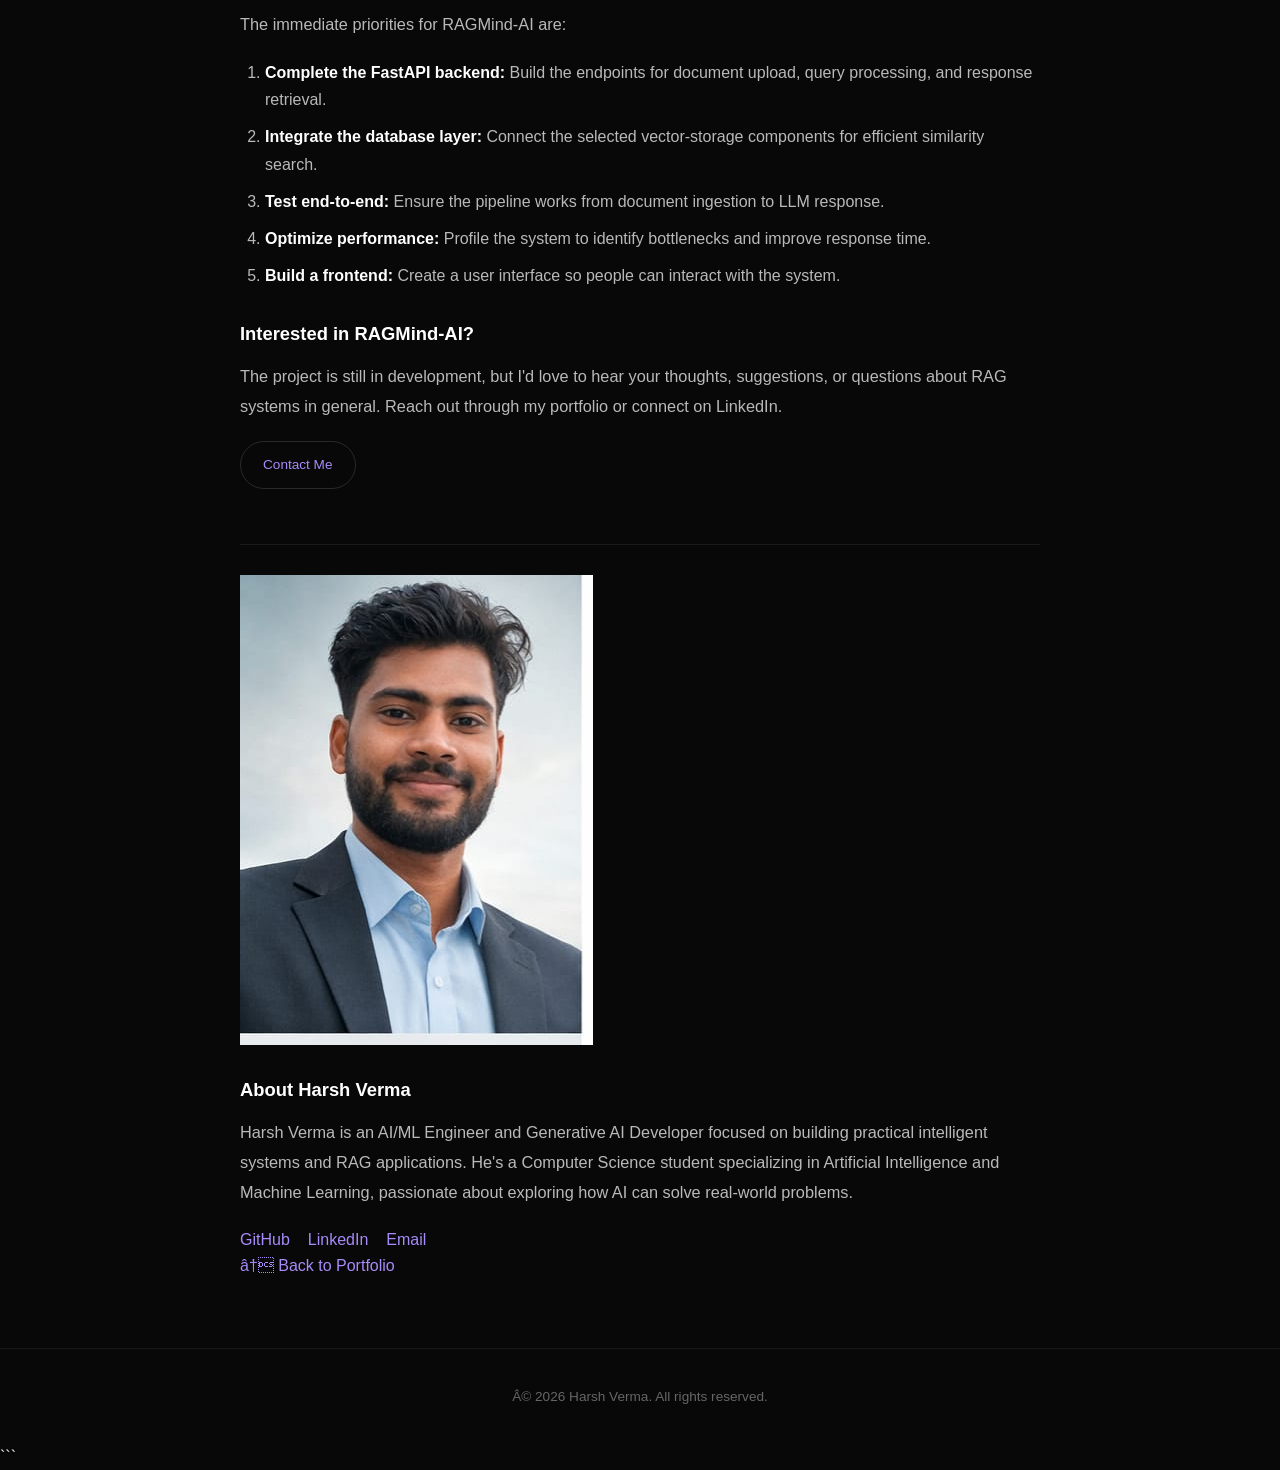
<file: blog/ragmind-ai-first-rag-application.html>
﻿```html
<!DOCTYPE html>
<html lang="en">

<head>
    <meta charset="UTF-8">
    <link rel="stylesheet" href="../css/style.css">
    <link rel="stylesheet" href="../css/article.css">
    <meta name="viewport" content="width=device-width, initial-scale=1.0">

    <!-- Primary SEO -->
    <title>How I Built My First RAG Application â€” Harsh Verma</title>

    <meta name="description"
        content="Harsh Verma shares his journey building RAGMind-AI, a Retrieval-Augmented Generation system. Learn about RAG architecture, technology choices, and lessons from building AI applications.">

    <meta name="author" content="Harsh Verma">

    <meta name="robots" content="index, follow">
    <meta name="googlebot" content="index, follow">

    <!-- Canonical URL -->
    <link rel="canonical"
        href="https://harshverma3105006-ux.github.io/blog/ragmind-ai-first-rag-application.html">

    <!-- Theme -->
    <meta name="theme-color" content="#0a0a0a">

    <!-- Open Graph -->
    <meta property="og:type" content="article">
    <meta property="og:title" content="How I Built My First RAG Application â€” Harsh Verma">
    <meta property="og:description"
        content="Harsh Verma shares his journey building RAGMind-AI, a Retrieval-Augmented Generation system. Learn about RAG architecture, technology choices, and lessons from building AI applications.">
    <meta property="og:url"
        content="https://harshverma3105006-ux.github.io/blog/ragmind-ai-first-rag-application.html">
    <meta property="og:site_name" content="Harsh Verma">
    <meta property="og:image"
        content="https://harshverma3105006-ux.github.io/profile.jpg.jpeg">
    <meta property="og:image:alt" content="Harsh Verma - AI/ML Engineer">

    <!-- Article OG Tags -->
    <meta property="article:author" content="Harsh Verma">
    <meta property="article:published_time" content="2026-10-08">
    <meta property="article:modified_time" content="2026-10-08">

    <!-- Twitter / X -->
    <meta name="twitter:card" content="summary_large_image">
    <meta name="twitter:title" content="How I Built My First RAG Application â€” Harsh Verma">
    <meta name="twitter:description"
        content="Harsh Verma shares his journey building RAGMind-AI, a Retrieval-Augmented Generation system. Learn about RAG architecture, technology choices, and lessons from building AI applications.">
    <meta name="twitter:image"
        content="https://harshverma3105006-ux.github.io/profile.jpg.jpeg">

    <!-- Article Schema -->
    <script type="application/ld+json">
    {
        "@context": "https://schema.org",
        "@type": "Article",
        "headline": "How I Built My First RAG Application â€” Lessons from RAGMind-AI",
        "description": "Harsh Verma shares his journey building RAGMind-AI, a Retrieval-Augmented Generation system. Learn about RAG architecture, technology choices, and lessons from building AI applications.",
        "url": "https://harshverma3105006-ux.github.io/blog/ragmind-ai-first-rag-application.html",
        "mainEntityOfPage": {
            "@type": "WebPage",
            "@id": "https://harshverma3105006-ux.github.io/blog/ragmind-ai-first-rag-application.html"
        },
        "author": {
            "@type": "Person",
            "@id": "https://harshverma3105006-ux.github.io/#person",
            "name": "Harsh Verma"
        },
        "image": "https://harshverma3105006-ux.github.io/profile.jpg.jpeg",
        "datePublished": "2026-10-08",
        "dateModified": "2026-10-08"
    }
    </script>

</head>

<body class="article-page">

    <header>
        <div class="header-content">
            <a href="https://harshverma3105006-ux.github.io/" class="logo">
                HARSH<span>.</span>
            </a>

            <a href="https://harshverma3105006-ux.github.io/#projects" class="nav-link">
                Back to Portfolio
            </a>
        </div>
    </header>

    <main>

        <div class="article-container">

            <article>

                <header class="article-header">
                    <h1>How I Built My First RAG Application â€” Lessons from RAGMind-AI</h1>

                    <div class="article-meta">
                        <span>By Harsh Verma</span>
                        <span>â€¢</span>
                        <span>October 2026</span>
                        <span>â€¢</span>
                        <span>Generative AI</span>
                    </div>
                </header>

                <section>
                    <h2>Introduction</h2>

                    <p>
                        Building my first Retrieval-Augmented Generation (RAG) application has been one of the most
                        challenging and rewarding projects I've worked on. RAGMind-AI is still very much a work in
                        progress, but I wanted to share what I've learned so farâ€”not the polished "success story," but
                        the real journey of understanding RAG systems, making technology choices, and learning what
                        works and what doesn't.
                    </p>

                    <p>
                        This article is for anyone curious about how RAG systems work, what technologies power them,
                        and what it takes to build one from scratch.
                    </p>
                </section>

                <section>
                    <h2>What is RAGMind AI?</h2>

                    <p>
                        RAGMind-AI is an AI-powered Retrieval-Augmented Generation system that allows users to interact
                        with documents using semantic search, embeddings, vector databases, and LLM-powered responses.
                    </p>

                    <p>
                        In simpler terms: imagine uploading a PDF or document, and then being able to ask questions
                        about it in natural language. Instead of just keyword searching for matching text, the system
                        <strong>understands the meaning</strong> of your question and the content of the document,
                        then retrieves the most relevant information and generates an intelligent response.
                    </p>

                    <p>
                        <strong>Current status:</strong> The project is in active development. The core document
                        processing and embedding pipeline are functional, but the backend API and database integration
                        are still being built out.
                    </p>
                </section>

                <section>
                    <h2>How the RAG System Works</h2>

                    <p>
                        RAG stands for Retrieval-Augmented Generation. The core idea is simple: instead of relying
                        solely on a large language model's training data, you combine a retrieval system (semantic
                        search over your documents) with generation (creating an answer based on retrieved content).
                    </p>

                    <p>
                        Here's why this matters: Large language models like Gemini can hallucinateâ€”they generate
                        plausible-sounding but incorrect information. RAG helps ground an LLM's response in retrieved
                        document content by providing relevant passages as context.
                    </p>

                    <p>
                        The flow is:
                    </p>

                    <ol>
                        <li><strong>User uploads a document</strong> (PDF, image, text)</li>
                        <li><strong>System extracts text</strong> (using OCR if needed)</li>
                        <li><strong>Document is split into chunks</strong> (manageable pieces)</li>
                        <li><strong>Each chunk is converted to embeddings</strong> (numerical vectors)</li>
                        <li><strong>Embeddings are stored in a vector database</strong> (for lookup)</li>
                        <li><strong>User asks a question</strong></li>
                        <li><strong>Question is converted to embeddings</strong></li>
                        <li><strong>System finds relevant document chunks</strong> (semantic search)</li>
                        <li><strong>LLM generates a response</strong> based on the retrieved context</li>
                    </ol>
                </section>

                <section>
                    <h2>System Architecture</h2>

                    <p>
                        Here's the architecture I've designed for RAGMind-AI:
                    </p>

                    <div class="architecture-flow">
                        <code>
PDF / Document<br>
â†“<br>
OCR + Loader<br>
â†“<br>
Chunking<br>
â†“<br>
Embeddings<br>
â†“<br>
Vector Database<br>
â†“<br>
Retrieval<br>
â†“<br>
LLM Response
                        </code>
                    </div>

                    <p>
                        Each stage has a specific purpose:
                    </p>

                    <ul>
                        <li>
                            <strong>OCR + Loader:</strong>
                            Extract text from PDFs and images. Some documents are image-based, so OCR can make
                            them searchable.
                        </li>

                        <li>
                            <strong>Chunking:</strong>
                            Split large documents into smaller pieces. This helps balance context and retrieval
                            relevance.
                        </li>

                        <li>
                            <strong>Embeddings:</strong>
                            Convert text chunks into numerical vectors that capture semantic relationships.
                        </li>

                        <li>
                            <strong>Vector Database:</strong>
                            Store embeddings for similarity search.
                        </li>

                        <li>
                            <strong>Retrieval:</strong>
                            Pull relevant chunks from the vector store based on semantic similarity.
                        </li>

                        <li>
                            <strong>LLM Response:</strong>
                            Pass retrieved context and the user's question to an LLM to generate a response.
                        </li>
                    </ul>
                </section>

                <section>
                    <h2>Technology Stack</h2>

                    <p>
                        Here's what powers RAGMind-AI:
                    </p>

                    <div class="tech-stack">
                        <div class="tech-tag">Python</div>
                        <div class="tech-tag">FastAPI</div>
                        <div class="tech-tag">RAG</div>
                        <div class="tech-tag">BGE</div>
                        <div class="tech-tag">ChromaDB</div>
                        <div class="tech-tag">FAISS</div>
                        <div class="tech-tag">Gemini</div>
                        <div class="tech-tag">OCR</div>
                    </div>

                    <h3>Why these technologies?</h3>

                    <ul>
                        <li>
                            <strong>Python:</strong>
                            Industry-standard language for many AI/ML workflows with a broad ecosystem.
                        </li>

                        <li>
                            <strong>FastAPI:</strong>
                            Web framework for building APIs and backend services.
                        </li>

                        <li>
                            <strong>BGE Embeddings:</strong>
                            An open-source embedding model family used for text representation and semantic retrieval.
                        </li>

                        <li>
                            <strong>ChromaDB:</strong>
                            A vector database/tool designed to work with embeddings and similarity search.
                        </li>

                        <li>
                            <strong>FAISS:</strong>
                            A library for efficient similarity search over dense vectors.
                        </li>

                        <li>
                            <strong>Gemini:</strong>
                            Google's generative AI model family used for response generation.
                        </li>

                        <li>
                            <strong>OCR:</strong>
                            Used for extracting text from scanned documents and images.
                        </li>
                    </ul>
                </section>

                <section>
                    <h2>What is Complete vs. What is In Development</h2>

                    <div class="status-box complete">
                        <strong>âœ… Complete:</strong>
                        Document processing pipeline, OCR integration, text chunking, embedding generation with BGE,
                        vector storage concepts, system architecture design.
                    </div>

                    <div class="status-box in-progress">
                        <strong>ðŸš§ In Progress:</strong>
                        FastAPI backend implementation, full database integration with ChromaDB and FAISS,
                        query processing, LLM response generation, end-to-end testing.
                    </div>

                    <div class="status-box future">
                        <strong>âŒ Future Work:</strong>
                        Frontend user interface, deployment and hosting, performance optimization, user testing,
                        production-level security, scalability improvements.
                    </div>

                    <p>
                        <strong>Important note:</strong>
                        This project is not ready for production use. The backend is still being built, and until
                        that's complete and tested, there's no live API or working demo.
                    </p>
                </section>

                <section>
                    <h2>What I Am Learning From This Project</h2>

                    <p>
                        Even though RAGMind-AI isn't finished, it's already teaching me valuable lessons about
                        building AI systems:
                    </p>

                    <h3>1. Embedding Quality Matters More Than I Expected</h3>

                    <p>
                        The embeddings are an important part of the RAG system. Retrieval quality depends heavily
                        on how well the embedding model represents the relationship between queries and documents.
                    </p>

                    <h3>2. Chunking is an Art, Not a Science</h3>

                    <p>
                        The size and overlap of document chunks can affect retrieval quality. Too small, and you
                        may lose context. Too large, and you may retrieve unnecessary information. I'm still
                        experimenting with what works best for different document types.
                    </p>

                    <h3>3. Vector Databases Simplify a Complex Problem</h3>

                    <p>
                        Working with ChromaDB and FAISS has helped me understand how vector storage, indexing,
                        and similarity search fit into a RAG architecture.
                    </p>

                    <h3>4. RAG is Not a Silver Bullet</h3>

                    <p>
                        RAG can improve how an LLM uses external information, but it doesn't solve every problem.
                        Retrieval quality, context selection, prompts, and error handling still matter.
                    </p>

                    <h3>5. Building Backend Systems is Hard</h3>

                    <p>
                        The architectural design was the easy part. Implementing a robust backend with proper API
                        design, error handling, and database management is where the real complexity lies. This is
                        why the project is still in development.
                    </p>
                </section>

                <section>
                    <h2>Next Steps</h2>

                    <p>
                        The immediate priorities for RAGMind-AI are:
                    </p>

                    <ol>
                        <li>
                            <strong>Complete the FastAPI backend:</strong>
                            Build the endpoints for document upload, query processing, and response retrieval.
                        </li>

                        <li>
                            <strong>Integrate the database layer:</strong>
                            Connect the selected vector-storage components for efficient similarity search.
                        </li>

                        <li>
                            <strong>Test end-to-end:</strong>
                            Ensure the pipeline works from document ingestion to LLM response.
                        </li>

                        <li>
                            <strong>Optimize performance:</strong>
                            Profile the system to identify bottlenecks and improve response time.
                        </li>

                        <li>
                            <strong>Build a frontend:</strong>
                            Create a user interface so people can interact with the system.
                        </li>
                    </ol>
                </section>

                <section class="cta-box">

                    <h3>Interested in RAGMind-AI?</h3>

                    <p>
                        The project is still in development, but I'd love to hear your thoughts, suggestions,
                        or questions about RAG systems in general. Reach out through my portfolio or connect
                        on LinkedIn.
                    </p>

                    <a href="https://harshverma3105006-ux.github.io/#contact" class="btn">
                        Contact Me
                    </a>

                </section>

            </article>

            <section class="author-section">

                <div class="author-image">
                    <img src="../profile.jpg.jpeg" alt="Harsh Verma">
                </div>

                <div class="author-info">

                    <h3>About Harsh Verma</h3>

                    <p>
                        Harsh Verma is an AI/ML Engineer and Generative AI Developer focused on building practical
                        intelligent systems and RAG applications. He's a Computer Science student specializing in
                        Artificial Intelligence and Machine Learning, passionate about exploring how AI can solve
                        real-world problems.
                    </p>

                    <div class="author-links">

                        <a href="https://github.com/harshverma3105006-ux"
                            target="_blank"
                            rel="noopener noreferrer">
                            GitHub
                        </a>

                        <a href="https://www.linkedin.com/in/harsh-verma-4930ab330/"
                            target="_blank"
                            rel="noopener noreferrer">
                            LinkedIn
                        </a>

                        <a href="mailto:harsh2304311530017@gmail.com">
                            Email
                        </a>

                    </div>

                </div>

            </section>

            <div class="back-to-portfolio">
                <a href="https://harshverma3105006-ux.github.io/">
                    â† Back to Portfolio
                </a>
            </div>

        </div>

    </main>

    <footer>
        <p>Â© 2026 Harsh Verma. All rights reserved.</p>
    </footer>

</body>

</html>
```
</file>
<file: css/style.css>
/* =========================================================
   HARSH.OS — PORTFOLIO
   Main Design System
   ========================================================= */

:root {
    --bg: #080808;
    --surface: #101010;
    --surface-2: #151515;
    --text: #f4f4f4;
    --muted: #969696;
    --line: #292929;
    --accent: #ffffff;
    --max-width: 1180px;
    --radius: 18px;
    --transition: 0.3s ease;
}

* {
    margin: 0;
    padding: 0;
    box-sizing: border-box;
}

html {
    scroll-behavior: smooth;
}

body {
    font-family: Arial, Helvetica, sans-serif;
    background: var(--bg);
    color: var(--text);
    line-height: 1.6;
    overflow-x: hidden;
}

body::selection {
    background: var(--text);
    color: var(--bg);
}

a {
    color: inherit;
    text-decoration: none;
}

img {
    display: block;
    max-width: 100%;
}

button {
    font: inherit;
}


/* =========================================================
   HEADER
   ========================================================= */

.site-header {
    position: fixed;
    top: 0;
    left: 0;
    width: 100%;
    z-index: 1000;
    background: rgba(8, 8, 8, 0.82);
    backdrop-filter: blur(18px);
    border-bottom: 1px solid rgba(255, 255, 255, 0.08);
}

.navbar {
    width: min(100% - 40px, var(--max-width));
    min-height: 78px;
    margin: auto;

    display: flex;
    align-items: center;
    justify-content: space-between;
}

.logo {
    font-size: 1.25rem;
    font-weight: 800;
    letter-spacing: -0.04em;
}

.logo span,
.site-footer strong span {
    opacity: 0.45;
}

.nav-links {
    display: flex;
    align-items: center;
    gap: 30px;
}

.nav-links a {
    position: relative;
    color: var(--muted);
    font-size: 0.88rem;
    transition: var(--transition);
}

.nav-links a::after {
    content: "";
    position: absolute;
    left: 0;
    bottom: -7px;
    width: 0;
    height: 1px;
    background: var(--text);
    transition: var(--transition);
}

.nav-links a:hover {
    color: var(--text);
}

.nav-links a:hover::after {
    width: 100%;
}

.menu-toggle {
    display: none;
    border: 0;
    background: transparent;
    color: var(--text);
    cursor: pointer;
    font-size: 1.5rem;
}


/* =========================================================
   GENERAL
   ========================================================= */

main {
    width: 100%;
}

.section {
    width: min(100% - 40px, var(--max-width));
    margin: auto;
    padding: 130px 0;
}

.section-heading {
    display: grid;
    grid-template-columns: 80px 1fr;
    gap: 20px;
    margin-bottom: 65px;
}

.section-heading > span {
    color: var(--muted);
    font-size: 0.8rem;
    padding-top: 8px;
}

.section-label {
    color: var(--muted);
    font-size: 0.72rem;
    font-weight: 700;
    letter-spacing: 0.16em;
    margin-bottom: 14px;
}

.section-heading h2 {
    max-width: 720px;
    font-size: clamp(2.4rem, 6vw, 5.5rem);
    line-height: 0.95;
    letter-spacing: -0.06em;
}

.section-heading h2 span {
    color: var(--muted);
}


/* =========================================================
   HERO
   ========================================================= */

.hero {
    width: min(100% - 40px, var(--max-width));
    min-height: 100vh;
    margin: auto;

    display: grid;
    grid-template-columns: 1.2fr 0.8fr;
    align-items: center;
    gap: 70px;

    padding-top: 100px;
}

.eyebrow {
    display: inline-block;
    margin-bottom: 25px;
    color: var(--muted);
    font-size: 0.72rem;
    font-weight: 700;
    letter-spacing: 0.2em;
}

.hero h1 {
    font-size: clamp(4.5rem, 12vw, 10rem);
    line-height: 0.78;
    letter-spacing: -0.09em;
    font-weight: 900;
}

.hero h1 span {
    display: block;
    color: var(--muted);
}

.hero h2 {
    margin-top: 38px;
    max-width: 680px;
    font-size: clamp(1.3rem, 2.5vw, 2rem);
    font-weight: 500;
    line-height: 1.2;
}

.hero h2 span {
    color: var(--muted);
}

.hero-description {
    max-width: 590px;
    margin-top: 22px;
    color: var(--muted);
    font-size: 1rem;
}

.hero-actions {
    display: flex;
    flex-wrap: wrap;
    gap: 12px;
    margin-top: 32px;
}

.btn {
    display: inline-flex;
    align-items: center;
    justify-content: center;

    min-height: 48px;
    padding: 0 22px;

    border: 1px solid var(--line);
    border-radius: 999px;

    font-size: 0.85rem;
    transition: var(--transition);
}

.btn-primary {
    background: var(--text);
    color: var(--bg);
    border-color: var(--text);
}

.btn-primary:hover {
    transform: translateY(-3px);
}

.btn-secondary {
    color: var(--text);
}

.btn-secondary:hover {
    background: var(--surface-2);
    transform: translateY(-3px);
}

.hero-status {
    display: flex;
    align-items: center;
    gap: 9px;
    margin-top: 32px;

    color: var(--muted);
    font-size: 0.78rem;
}

.status-dot {
    width: 8px;
    height: 8px;
    border-radius: 50%;
    background: var(--text);
    box-shadow: 0 0 14px rgba(255, 255, 255, 0.6);
}


/* =========================================================
   PROFILE CARD
   ========================================================= */

.hero-visual {
    display: flex;
    justify-content: center;
}

.profile-card {
    width: min(100%, 380px);
    padding: 12px;

    background: var(--surface);
    border: 1px solid var(--line);
    border-radius: 25px;

    transform: rotate(2deg);
    transition: transform 0.5s ease;
}

.profile-card:hover {
    transform: rotate(0deg) translateY(-8px);
}

.profile-image-wrapper {
    aspect-ratio: 4 / 5;
    overflow: hidden;
    border-radius: 18px;
    background: var(--surface-2);
}

.profile-image {
    width: 100%;
    height: 100%;
    object-fit: cover;
}

.profile-info {
    padding: 18px 8px 8px;
}

.profile-info span {
    display: block;
    font-size: 0.9rem;
    font-weight: 700;
}

.profile-info small {
    display: block;
    margin-top: 4px;
    color: var(--muted);
}


/* =========================================================
   ABOUT
   ========================================================= */

.about-section {
    border-top: 1px solid var(--line);
}

.about-content {
    max-width: 850px;
    margin-left: 100px;
}

.about-content p {
    color: var(--muted);
    font-size: 1.05rem;
    margin-bottom: 22px;
}

.about-content .about-lead {
    color: var(--text);
    font-size: clamp(1.7rem, 3vw, 2.7rem);
    line-height: 1.15;
    letter-spacing: -0.04em;
}


/* =========================================================
   SKILLS
   ========================================================= */

.skills-section {
    border-top: 1px solid var(--line);
}

.skills-grid {
    display: grid;
    grid-template-columns: repeat(3, 1fr);
    gap: 14px;
}

.skill-card {
    min-height: 330px;
    padding: 30px;

    background: var(--surface);
    border: 1px solid var(--line);
    border-radius: var(--radius);

    transition: var(--transition);
}

.skill-card:hover {
    transform: translateY(-6px);
    border-color: #4a4a4a;
}

.skill-number {
    color: var(--muted);
    font-size: 0.75rem;
}

.skill-card h3 {
    margin-top: 65px;
    font-size: 1.35rem;
    letter-spacing: -0.03em;
}

.skill-card p {
    margin-top: 12px;
    color: var(--muted);
    font-size: 0.9rem;
}

.skill-tags,
.project-tech {
    display: flex;
    flex-wrap: wrap;
    gap: 7px;
    margin-top: 22px;
}

.skill-tags span,
.project-tech span {
    padding: 6px 9px;
    border: 1px solid var(--line);
    border-radius: 999px;

    color: var(--muted);
    font-size: 0.7rem;
}


/* =========================================================
   PROJECTS
   ========================================================= */

.projects-section {
    border-top: 1px solid var(--line);
}

.projects-grid {
    display: grid;
    grid-template-columns: repeat(3, 1fr);
    gap: 14px;
}

.project-card {
    min-height: 430px;
    padding: 30px;

    display: flex;
    flex-direction: column;

    background: var(--surface);
    border: 1px solid var(--line);
    border-radius: var(--radius);

    transition: var(--transition);
}

.project-card:hover {
    transform: translateY(-7px);
    border-color: #4a4a4a;
}

.project-top {
    display: flex;
    justify-content: space-between;

    color: var(--muted);
    font-size: 0.7rem;
}

.project-card h3 {
    margin-top: 80px;
    font-size: 1.65rem;
    letter-spacing: -0.04em;
}

.project-card p {
    margin-top: 12px;
    color: var(--muted);
    font-size: 0.9rem;
}

.project-tech {
    margin-top: auto;
}

.project-link {
    display: inline-block;
    margin-top: 25px;

    font-size: 0.8rem;
    font-weight: 700;
}

.project-link:hover {
    text-decoration: underline;
}


/* =========================================================
   AI LAB
   ========================================================= */

.lab-section {
    border-top: 1px solid var(--line);
}

.lab-container {
    width: min(100%, 900px);
    margin-left: auto;
}

.terminal {
    overflow: hidden;

    background: #050505;
    border: 1px solid var(--line);
    border-radius: 18px;

    box-shadow: 0 25px 80px rgba(0, 0, 0, 0.4);
}

.terminal-header {
    min-height: 48px;
    padding: 0 18px;

    display: flex;
    align-items: center;
    gap: 7px;

    border-bottom: 1px solid var(--line);
}

.terminal-header > span {
    width: 9px;
    height: 9px;
    border-radius: 50%;
    background: #555;
}

.terminal-header p {
    margin-left: 10px;
    color: var(--muted);
    font-size: 0.72rem;
}

.terminal-body {
    padding: 35px;
    min-height: 330px;

    font-family: "Courier New", monospace;
    font-size: 0.85rem;
}

.terminal-body p {
    margin-bottom: 15px;
}

.terminal-body p span {
    color: var(--muted);
}

.terminal-output {
    color: var(--muted);
    padding-left: 18px;
}

.terminal-cursor {
    animation: blink 1s infinite;
}

@keyframes blink {
    50% {
        opacity: 0;
    }
}


/* =========================================================
   EXPERIENCE
   ========================================================= */

.experience-section {
    border-top: 1px solid var(--line);
}

.timeline {
    margin-left: 100px;
    border-left: 1px solid var(--line);
}

.timeline-item {
    display: grid;
    grid-template-columns: 180px 1fr;
    gap: 30px;

    padding: 30px 0 30px 35px;

    border-bottom: 1px solid var(--line);
}

.timeline-date {
    color: var(--muted);
    font-size: 0.72rem;
    letter-spacing: 0.08em;
}

.timeline-item h3 {
    font-size: 1.35rem;
}

.timeline-item p {
    margin-top: 8px;
    color: var(--muted);
}


/* =========================================================
   CONTACT
   ========================================================= */

.contact-section {
    border-top: 1px solid var(--line);
    padding-top: 170px;
    padding-bottom: 170px;
}

.contact-content {
    max-width: 900px;
}

.contact-content h2 {
    font-size: clamp(3rem, 8vw, 7rem);
    line-height: 0.9;
    letter-spacing: -0.07em;
}

.contact-content h2 span {
    color: var(--muted);
}

.contact-content > p:not(.section-label) {
    max-width: 550px;
    margin-top: 25px;
    color: var(--muted);
}

.contact-actions {
    display: flex;
    flex-wrap: wrap;
    gap: 12px;
    margin-top: 30px;
}


/* =========================================================
   FOOTER
   ========================================================= */

.site-footer {
    width: min(100% - 40px, var(--max-width));
    margin: auto;

    padding: 30px 0 45px;

    display: flex;
    justify-content: space-between;
    gap: 30px;

    border-top: 1px solid var(--line);

    color: var(--muted);
    font-size: 0.75rem;
}

.site-footer strong {
    color: var(--text);
    font-size: 1rem;
}

.site-footer p {
    margin-top: 5px;
}


/* =========================================================
   MOBILE NAVIGATION
   ========================================================= */

@media (max-width: 850px) {

    .menu-toggle {
        display: block;
    }

    .nav-links {
        position: absolute;
        top: 78px;
        left: 20px;
        right: 20px;

        padding: 20px;

        display: none;
        flex-direction: column;
        align-items: flex-start;
        gap: 18px;

        background: var(--surface);
        border: 1px solid var(--line);
        border-radius: 16px;
    }

    .nav-links.active {
        display: flex;
    }

    .hero {
        grid-template-columns: 1fr;
        gap: 60px;

        padding-top: 130px;
        padding-bottom: 80px;
    }

    .hero-visual {
        justify-content: flex-start;
    }

    .profile-card {
        width: min(100%, 330px);
    }

    .skills-grid,
    .projects-grid {
        grid-template-columns: 1fr;
    }

    .about-content,
    .timeline,
    .lab-container {
        margin-left: 0;
    }

    .timeline-item {
        grid-template-columns: 1fr;
        gap: 10px;
        padding-left: 25px;
    }

}


/* =========================================================
   SMALL MOBILE
   ========================================================= */

@media (max-width: 550px) {

    .navbar,
    .section,
    .hero,
    .site-footer {
        width: min(100% - 28px, var(--max-width));
    }

    .section {
        padding: 90px 0;
    }

    .section-heading {
        grid-template-columns: 45px 1fr;
        gap: 10px;
        margin-bottom: 45px;
    }

    .hero h1 {
        font-size: clamp(4rem, 22vw, 7rem);
    }

    .hero h2 {
        margin-top: 30px;
    }

    .hero-actions,
    .contact-actions {
        flex-direction: column;
        align-items: stretch;
    }

    .btn {
        width: 100%;
    }

    .skill-card,
    .project-card {
        min-height: auto;
    }

    .skill-card h3,
    .project-card h3 {
        margin-top: 45px;
    }

    .terminal-body {
        padding: 25px 18px;
        font-size: 0.75rem;
        overflow-x: auto;
    }

    .site-footer {
        flex-direction: column;
    }
}
</file>
<file: css/article.css>
﻿/* RAGMind Article Only */

.article-page {
    margin: 0;
    background: #080808;
    color: #f5f5f5;
    min-height: 100vh;
    font-family: "Segoe UI", Tahoma, Geneva, Verdana, sans-serif;
}

.article-page header {
    width: 100%;
    background: #080808;
    border-bottom: 1px solid rgba(255,255,255,0.08);
}

.article-page .header-content {
    max-width: 1180px;
    margin: 0 auto;
    padding: 22px 30px;
    display: flex;
    align-items: center;
    justify-content: space-between;
}

.article-page .logo {
    color: #fff;
    text-decoration: none;
    font-size: 1.15rem;
    font-weight: 700;
    letter-spacing: .08em;
}

.article-page .logo span {
    color: #8b5cf6;
}

.article-page .nav-link {
    color: #aaa;
    text-decoration: none;
    font-size: .9rem;
}

.article-page .nav-link:hover {
    color: #fff;
}

.article-page main {
    width: 100%;
    padding: 90px 20px 70px;
    box-sizing: border-box;
}

.article-page .article-container {
    width: 100%;
    max-width: 800px;
    margin: 0 auto;
    box-sizing: border-box;
}

.article-page article {
    width: 100%;
}

.article-page h1 {
    margin: 0 0 25px;
    color: #fff;
    font-size: clamp(2.2rem, 6vw, 4rem);
    line-height: 1.08;
    letter-spacing: -.04em;
}

.article-page h2 {
    margin: 55px 0 18px;
    color: #fff;
    font-size: 1.65rem;
    line-height: 1.25;
}

.article-page h3 {
    margin: 30px 0 12px;
    color: #fff;
    font-size: 1.15rem;
}

.article-page p {
    margin: 0 0 20px;
    color: #b9b9b9;
    font-size: 1.02rem;
    line-height: 1.85;
}

.article-page strong {
    color: #fff;
}

.article-page a {
    color: #a78bfa;
}

.article-page ul,
.article-page ol {
    margin: 0 0 25px;
    padding-left: 25px;
    color: #b9b9b9;
}

.article-page li {
    margin-bottom: 10px;
    line-height: 1.7;
}

.article-page .status-box {
    margin: 30px 0;
    padding: 22px 25px;
    border: 1px solid rgba(139,92,246,.3);
    border-radius: 14px;
    background: rgba(139,92,246,.07);
}

.article-page .architecture-flow {
    margin: 30px 0;
    padding: 25px;
    border: 1px solid rgba(255,255,255,.08);
    border-radius: 14px;
    background: #101010;
    overflow-x: auto;
}

.article-page .architecture-flow p {
    margin: 0;
    color: #ddd;
    font-family: Consolas, monospace;
    font-size: .9rem;
    line-height: 2;
}

.article-page .tech-stack {
    display: grid;
    grid-template-columns: repeat(auto-fit, minmax(150px, 1fr));
    gap: 12px;
    margin: 25px 0 30px;
}

.article-page .tech-stack > * {
    padding: 14px 16px;
    border: 1px solid rgba(255,255,255,.08);
    border-radius: 10px;
    background: #101010;
    color: #ddd;
}

.article-page .cta {
    margin: 55px 0 35px;
    padding: 30px;
    border-radius: 16px;
    background: rgba(139,92,246,.08);
    border: 1px solid rgba(139,92,246,.22);
}

.article-page .author-section {
    margin-top: 55px;
    padding-top: 30px;
    border-top: 1px solid rgba(255,255,255,.08);
}

.article-page .author-links {
    display: flex;
    gap: 18px;
    margin-top: 15px;
    flex-wrap: wrap;
}

.article-page footer {
    padding: 35px 20px;
    text-align: center;
    color: #666;
    border-top: 1px solid rgba(255,255,255,.07);
}

.article-page footer p {
    margin: 0;
    color: #666;
    font-size: .85rem;
}

@media (max-width: 700px) {
    .article-page .header-content {
        padding: 18px 20px;
    }

    .article-page main {
        padding: 60px 18px 50px;
    }

    .article-page h1 {
        font-size: 2.3rem;
    }

    .article-page p {
        font-size: .98rem;
    }

    .article-page .tech-stack {
        grid-template-columns: repeat(2, minmax(0, 1fr));
    }
}
</file>
